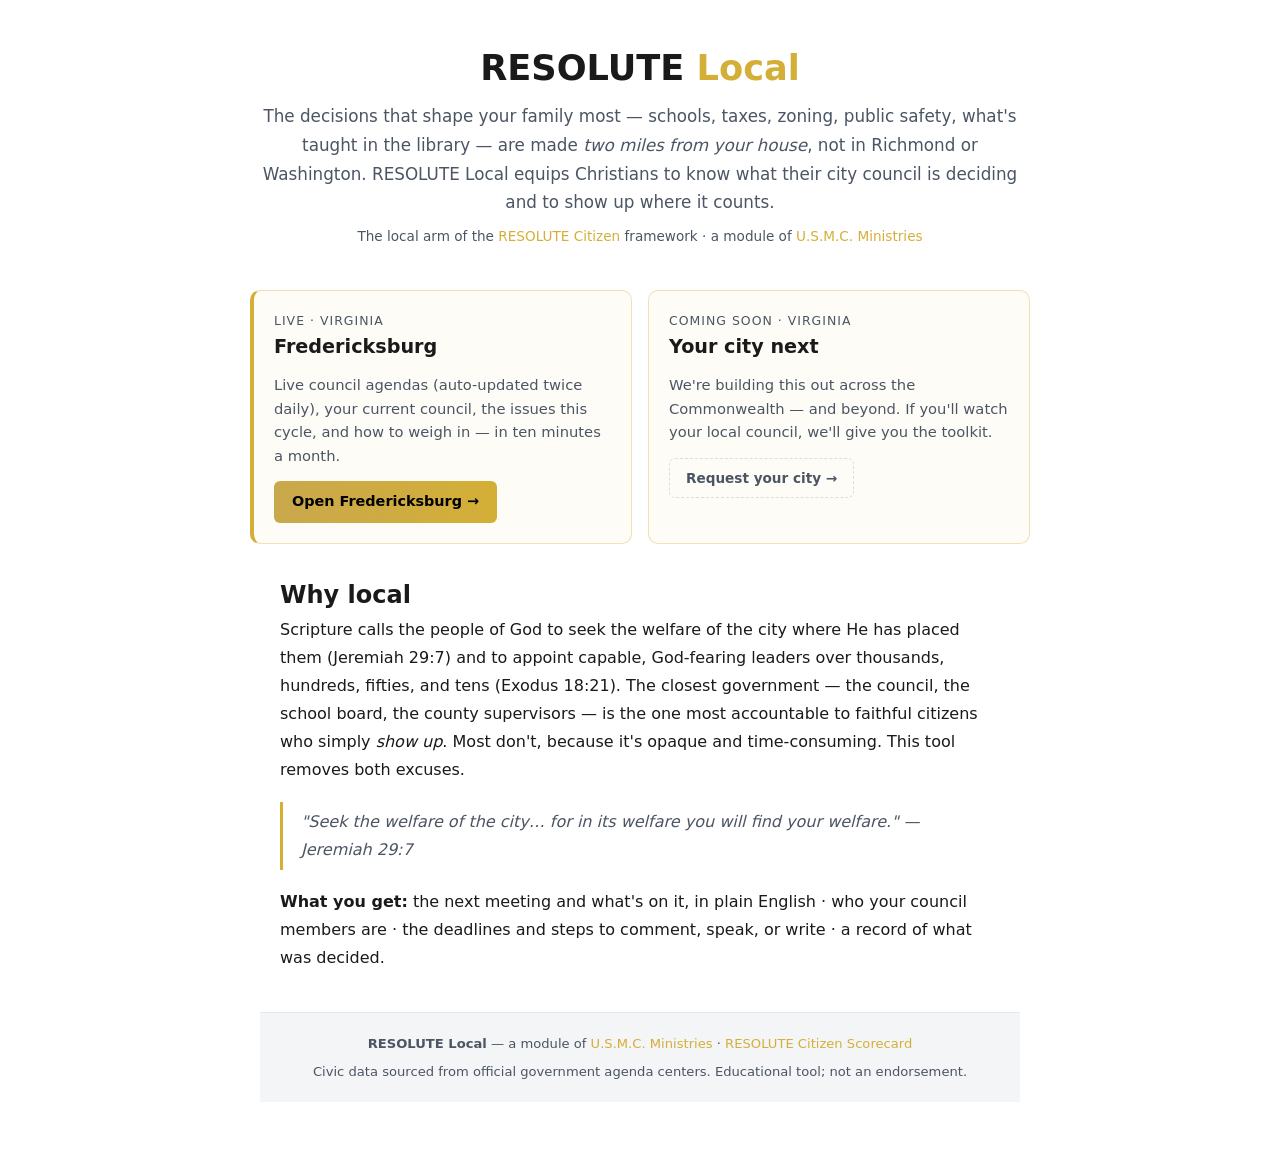
<file: index.html>
<!DOCTYPE html>
<html lang="en">
<head>
  <meta charset="UTF-8">
  <meta name="viewport" content="width=device-width, initial-scale=1.0">
  <title>RESOLUTE Local — Know Your City Council | U.S.M.C. Ministries</title>
  <meta name="description" content="RESOLUTE Local equips Christians to engage local government — city council, school board, county — where the decisions that touch your family most are actually made. Live agendas, plain-English briefs, and the tools to show up.">
  <meta property="og:title" content="RESOLUTE Local — Know Your City Council">
  <meta property="og:description" content="The local arm of the RESOLUTE Citizen framework. Live council agendas, citizen briefs, and activism tools — starting with Fredericksburg, VA.">
  <meta property="og:type" content="website">
  <link rel="stylesheet" href="assets/css/main.min.css">
  <link rel="icon" href="assets/icons/favicon.svg" type="image/svg+xml">
  <style>
    .rl-hero{max-width:820px;margin:0 auto;padding:48px 20px 24px;text-align:center;}
    .rl-hero h1{font-size:2.2rem;line-height:1.15;margin:0 0 14px;}
    .rl-hero .gold{color:#D4AF37;}
    .rl-hero p{font-size:1.05rem;line-height:1.7;color:var(--gray,#8a93a0);}
    .rl-cities{max-width:820px;margin:18px auto;padding:0 20px;display:grid;grid-template-columns:repeat(auto-fit,minmax(260px,1fr));gap:16px;}
    .rl-city{border:1px solid rgba(212,175,55,0.35);border-radius:10px;padding:20px;background:rgba(212,175,55,0.04);}
    .rl-city.live{border-left:4px solid #D4AF37;}
    .rl-city h3{margin:0 0 4px;font-size:1.2rem;}
    .rl-city .meta{font-size:0.78rem;color:var(--gray,#8a93a0);text-transform:uppercase;letter-spacing:1px;}
    .rl-city p{font-size:0.92rem;line-height:1.6;margin:10px 0 14px;color:var(--gray,#8a93a0);}
    .rl-btn{display:inline-block;background:linear-gradient(90deg,#c9a84c,#D4AF37);color:#000;font-weight:700;padding:9px 18px;border-radius:6px;text-decoration:none;font-size:0.9rem;}
    .rl-soon{display:inline-block;color:var(--gray,#8a93a0);font-weight:600;font-size:0.85rem;border:1px dashed rgba(168,176,188,0.4);padding:8px 16px;border-radius:6px;}
    .rl-mission{max-width:760px;margin:30px auto;padding:0 20px;line-height:1.75;}
    .rl-mission blockquote{border-left:3px solid #D4AF37;margin:18px 0;padding:6px 18px;color:var(--gray,#8a93a0);font-style:italic;}
    .rl-foot{max-width:760px;margin:40px auto 60px;padding:20px;text-align:center;font-size:0.82rem;color:var(--gray,#8a93a0);border-top:1px solid rgba(168,176,188,0.2);}
    .rl-foot a{color:#D4AF37;}
  </style>
</head>
<body>
  <header class="rl-hero">
    <h1>RESOLUTE <span class="gold">Local</span></h1>
    <p>The decisions that shape your family most — schools, taxes, zoning, public safety,
    what's taught in the library — are made <em>two miles from your house</em>, not in
    Richmond or Washington. RESOLUTE Local equips Christians to know what their city
    council is deciding and to show up where it counts.</p>
    <p style="font-size:0.85rem;margin-top:8px;">The local arm of the
    <a href="https://usmcmin.com/citizen.html" style="color:#D4AF37;">RESOLUTE Citizen</a>
    framework · a module of <a href="https://usmcmin.org" style="color:#D4AF37;">U.S.M.C. Ministries</a></p>
  </header>

  <main>
    <section class="rl-cities" aria-label="Cities">
      <div class="rl-city live">
        <div class="meta">Live · Virginia</div>
        <h3>Fredericksburg</h3>
        <p>Live council agendas (auto-updated twice daily), your current council, the issues
        this cycle, and how to weigh in — in ten minutes a month.</p>
        <a class="rl-btn" href="city/fredericksburg.html">Open Fredericksburg →</a>
      </div>
      <div class="rl-city">
        <div class="meta">Coming soon · Virginia</div>
        <h3>Your city next</h3>
        <p>We're building this out across the Commonwealth — and beyond. If you'll watch your
        local council, we'll give you the toolkit.</p>
        <a class="rl-soon" href="city/fredericksburg-council-notes.html#request">Request your city →</a>
      </div>
    </section>

    <section class="rl-mission">
      <h2>Why local</h2>
      <p>Scripture calls the people of God to seek the welfare of the city where He has placed
      them (Jeremiah 29:7) and to appoint capable, God-fearing leaders over thousands, hundreds,
      fifties, and tens (Exodus 18:21). The closest government — the council, the school board,
      the county supervisors — is the one most accountable to faithful citizens who simply
      <em>show up</em>. Most don't, because it's opaque and time-consuming. This tool removes both
      excuses.</p>
      <blockquote>"Seek the welfare of the city… for in its welfare you will find your welfare." — Jeremiah 29:7</blockquote>
      <p><strong>What you get:</strong> the next meeting and what's on it, in plain English ·
      who your council members are · the deadlines and steps to comment, speak, or write ·
      a record of what was decided.</p>
    </section>
  </main>

  <footer class="rl-foot">
    <p><strong>RESOLUTE Local</strong> — a module of <a href="https://usmcmin.org">U.S.M.C. Ministries</a> ·
    <a href="https://usmcmin.com/citizen.html">RESOLUTE Citizen Scorecard</a></p>
    <p style="margin-top:6px;">Civic data sourced from official government agenda centers. Educational tool; not an endorsement.</p>
  </footer>
</body>
</html>
</file>
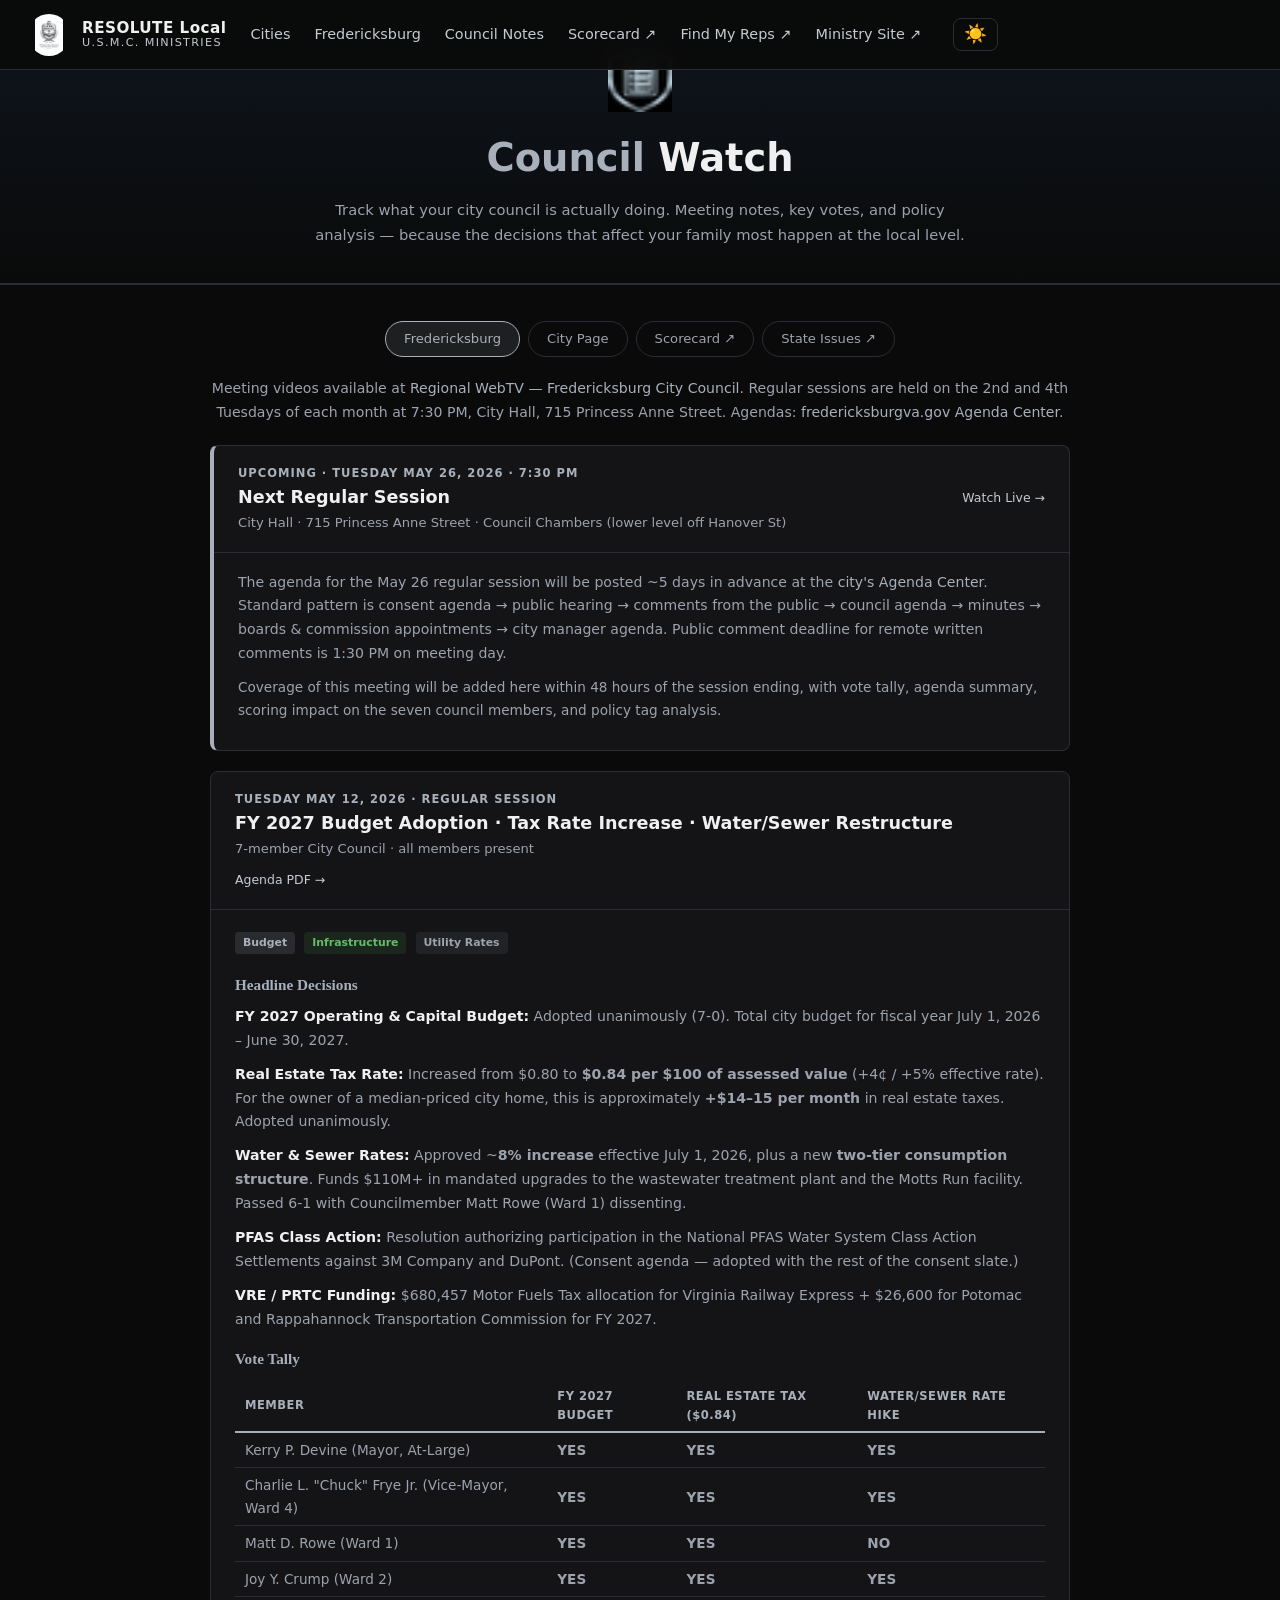
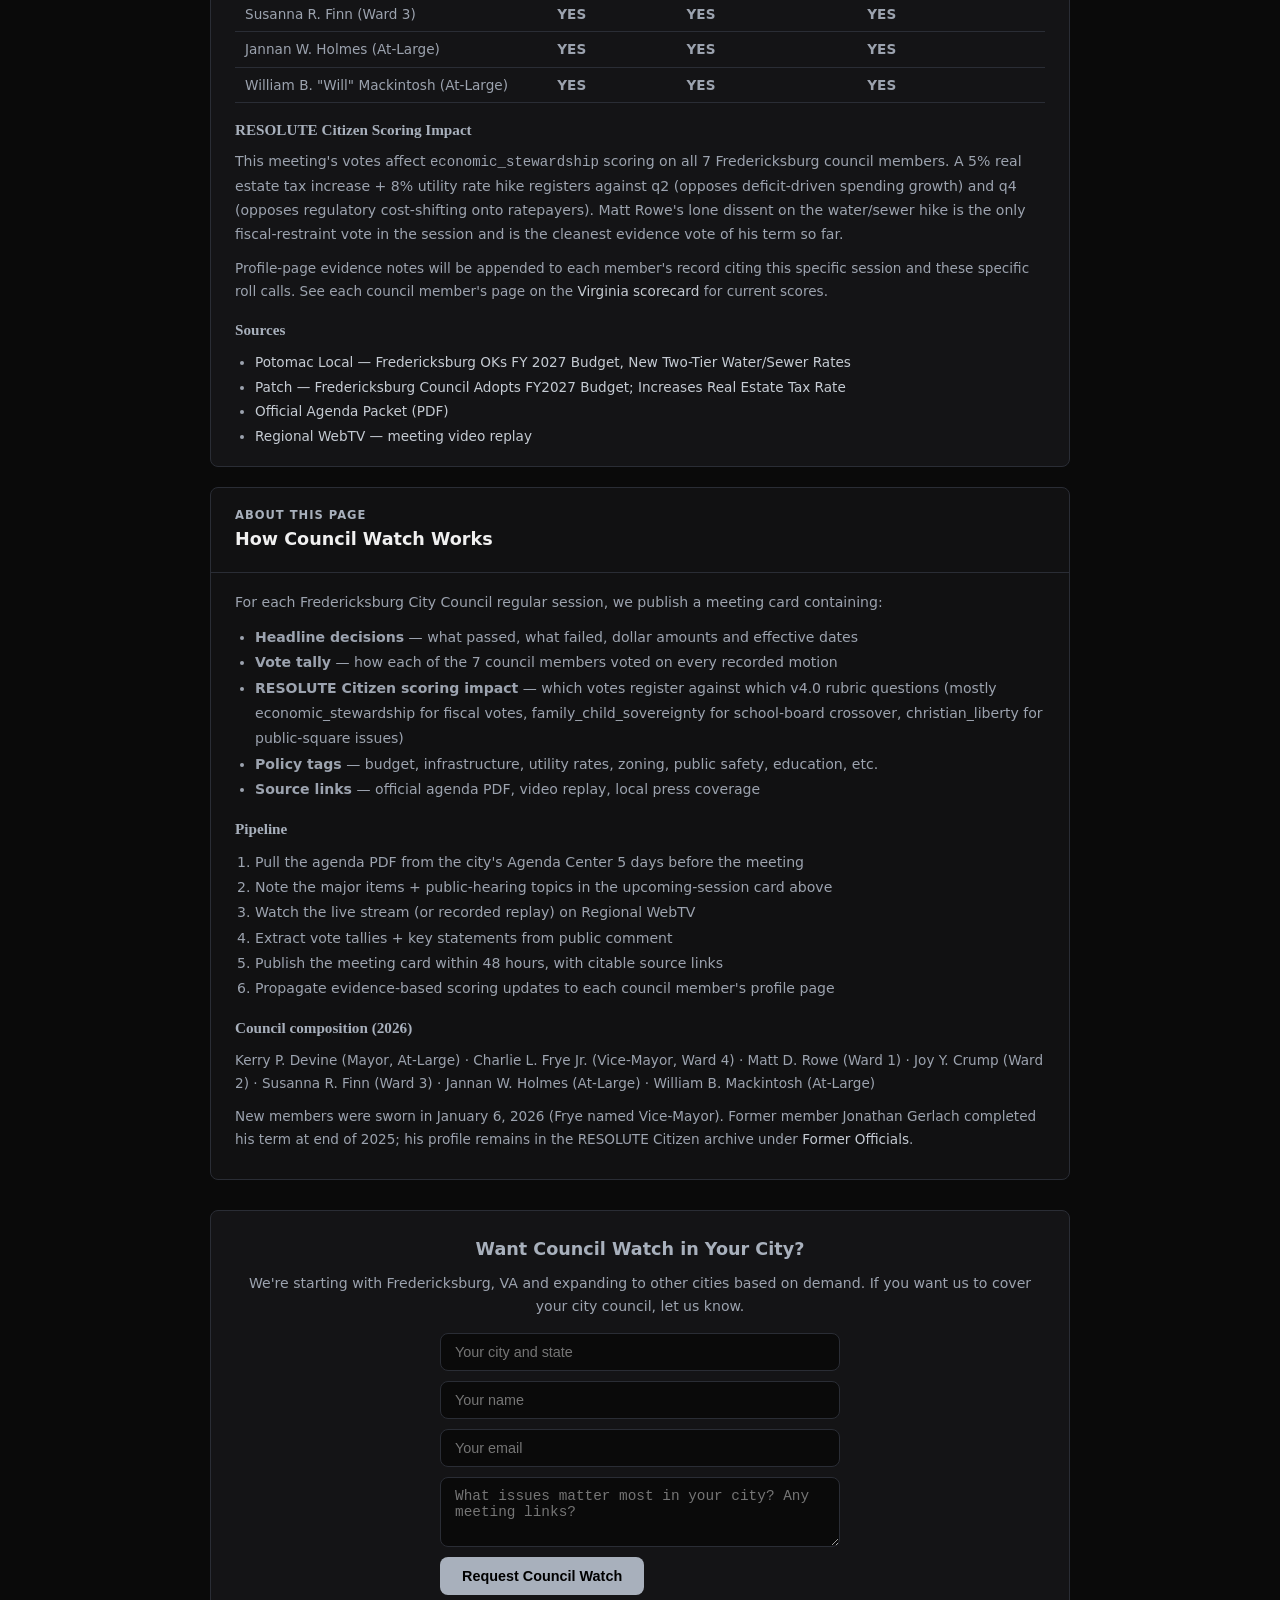
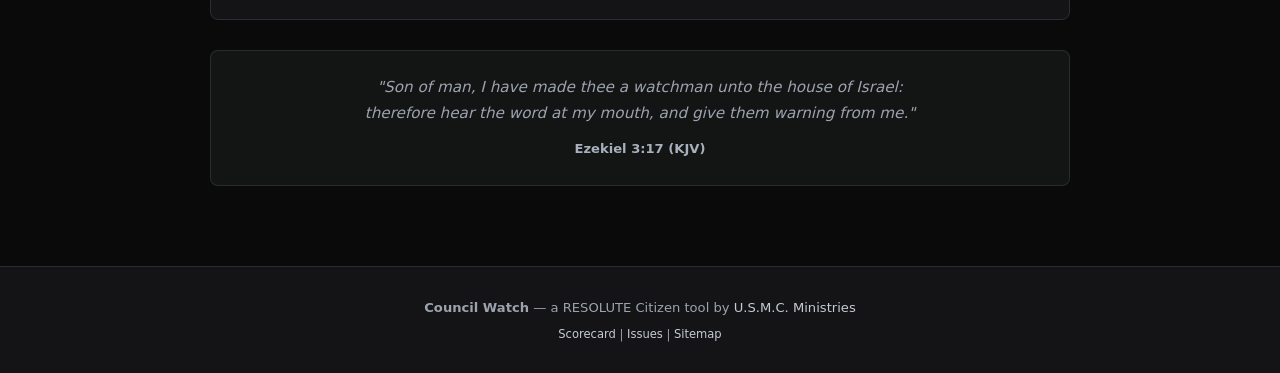
<file: city/fredericksburg-council-notes.html>
<!DOCTYPE html>
<html lang="en">
<head>
  <meta charset="UTF-8">
  <meta name="viewport" content="width=device-width, initial-scale=1.0">
  <link rel="canonical" href="https://adamljohns.github.io/resolute-local/city/fredericksburg-council-notes.html">
  <title>Fredericksburg Council Notes — RESOLUTE Local | U.S.M.C. Ministries</title>
  <meta name="description" content="City council meeting notes, votes, and policy analysis. Track what your local officials are doing in real-time. Fredericksburg, VA and expanding nationwide.">
  <meta property="og:image" content="https://usmcmin.com/assets/og/og-brain.jpg">
  <meta property="og:image:width" content="1200">
  <meta property="og:image:height" content="630">
  <meta name="twitter:card" content="summary_large_image">
  <meta name="twitter:image" content="https://usmcmin.com/assets/og/og-brain.jpg">
  <link rel="stylesheet" href="../assets/css/main.min.css">
  <link rel="icon" href="../assets/icons/favicon.svg" type="image/svg+xml">
  <style>
    .notes-container { max-width: 900px; margin: 0 auto; padding: 20px; }

    .notes-hero {
      text-align: center;
      padding: 48px 20px 36px;
      border-bottom: 2px solid var(--border);
      background: linear-gradient(180deg, rgba(30,58,95,0.08) 0%, transparent 100%);
    }
    [data-theme="dark"] .notes-hero {
      background: linear-gradient(180deg, rgba(30,58,95,0.25) 0%, transparent 100%);
    }
    .notes-hero h1 { font-size: clamp(1.6rem, 4vw, 2.4rem); color: var(--white); margin-bottom: 8px; font-weight: 800; }
    .notes-hero h1 .gold { color: var(--accent); }
    .notes-hero .subtitle { color: var(--gray); font-size: 0.92rem; max-width: 650px; margin: 0 auto; line-height: 1.7; }

    .notes-nav { display: flex; justify-content: center; gap: 8px; margin: 16px 0; flex-wrap: wrap; }
    .notes-nav a { color: var(--gray); text-decoration: none; font-size: 0.82rem; padding: 6px 18px; border-radius: 20px; border: 1px solid var(--border); transition: all 0.2s; }
    .notes-nav a:hover { border-color: var(--accent); color: var(--accent); }
    .notes-nav a.active { background: var(--accent-dim); border-color: var(--accent); color: var(--accent); }

    .meeting-card {
      background: var(--bg-card); border: 1px solid var(--border);
      border-radius: var(--radius); margin-bottom: 20px; overflow: hidden;
    }
    .meeting-header {
      padding: 18px 24px; border-bottom: 1px solid var(--border);
      display: flex; justify-content: space-between; align-items: center; flex-wrap: wrap; gap: 10px;
    }
    .meeting-date { font-size: 0.72rem; color: var(--accent); font-weight: 700; text-transform: uppercase; letter-spacing: 1px; }
    .meeting-city { font-size: 0.82rem; color: var(--gray); }
    .meeting-title { font-size: 1.1rem; color: var(--white); font-weight: 700; margin: 0; }
    .meeting-video { font-size: 0.78rem; color: var(--accent); text-decoration: none; }
    .meeting-video:hover { text-decoration: underline; }

    .meeting-body { padding: 18px 24px; }
    .meeting-body h3 { color: var(--accent); font-size: 0.95rem; margin: 14px 0 8px; font-family: var(--font-main); }
    .meeting-body p { color: var(--gray); font-size: 0.88rem; line-height: 1.7; margin-bottom: 10px; }

    .vote-table { width: 100%; border-collapse: collapse; margin: 10px 0; font-size: 0.85rem; }
    .vote-table th { text-align: left; padding: 6px 10px; color: var(--accent); font-size: 0.72rem; text-transform: uppercase; letter-spacing: 0.5px; border-bottom: 2px solid var(--accent); }
    .vote-table td { padding: 6px 10px; border-bottom: 1px solid var(--border); color: var(--gray); }
    .vote-yes { color: #4CAF50; font-weight: 700; }
    .vote-no { color: #f44336; font-weight: 700; }
    .vote-absent { color: #666; font-style: italic; }

    .policy-tag { display: inline-block; font-size: 0.68rem; font-weight: 600; padding: 2px 8px; border-radius: 4px; margin-right: 4px; margin-bottom: 4px; }
    .tag-budget { background: rgba(168,176,188,0.15); color: var(--accent); }
    .tag-zoning { background: rgba(107,114,128,0.15); color: #9ca3af; }
    .tag-guns { background: rgba(220,38,38,0.15); color: #ef4444; }
    .tag-equity { background: rgba(168,85,247,0.15); color: #a855f7; }
    .tag-environment { background: rgba(76,175,80,0.12); color: #66bb6a; }

    .submit-section {
      padding: 24px; background: var(--bg-card); border: 1px solid var(--border);
      border-radius: var(--radius); margin: 30px 0; text-align: center;
    }
    .submit-section h2 { color: var(--accent); font-size: 1.1rem; margin-bottom: 8px; }
    .submit-section p { color: var(--gray); font-size: 0.88rem; margin-bottom: 16px; line-height: 1.6; }

    footer { text-align: center; padding: 30px 20px; color: var(--gray); font-size: 0.82rem; border-top: 1px solid var(--border); margin-top: 40px; }
    footer a { color: var(--accent); text-decoration: none; }
  </style>
</head>
<body>

<a href="#main" class="skip-link">Skip to content</a>

<nav>
  <a href="../" class="nav-brand" style="text-decoration:none">
    <img src="../assets/img/logo.png" alt="U.S.M.C. Ministries" style="object-fit:contain">
    <div class="nav-brand-text">
      <div class="name">RESOLUTE Local</div>
      <div class="tag">U.S.M.C. Ministries</div>
    </div>
  </a>
  <ul class="nav-links">
    <li><a href="../">Cities</a></li>
    <li><a href="fredericksburg.html">Fredericksburg</a></li>
    <li><a href="fredericksburg-council-notes.html" class="active">Council Notes</a></li>
    <li><a href="https://usmcmin.com/citizen.html" target="_blank" rel="noopener">Scorecard &#x2197;</a></li>
    <li><a href="https://usmcmin.com/find-my-reps.html" target="_blank" rel="noopener">Find My Reps &#x2197;</a></li>
    <li><a href="https://usmcmin.org" target="_blank" rel="noopener">Ministry Site &#x2197;</a></li>
  </ul>
  <button class="theme-toggle" id="themeToggle" aria-label="Toggle theme" title="Switch light/dark mode">&#127769;</button>
  <button class="nav-toggle" aria-label="Menu"><span></span><span></span><span></span></button>
</nav>

<div class="notes-hero">
  <img src="../assets/icons/shield-checklist-24.png" alt="" width="64" height="64" style="display:block;margin:0 auto 14px;opacity:0.9;">
  <h1><span class="gold">Council</span> Watch</h1>
  <p class="subtitle">Track what your city council is actually doing. Meeting notes, key votes, and policy analysis — because the decisions that affect your family most happen at the local level.</p>
</div>

<div class="notes-container">

  <div class="notes-nav">
    <a href="fredericksburg-council-notes.html" class="active">Fredericksburg</a>
    <a href="fredericksburg.html">City Page</a>
    <a href="https://usmcmin.com/citizen.html" target="_blank" rel="noopener">Scorecard &#x2197;</a>
    <a href="https://usmcmin.com/citizen-issues.html" target="_blank" rel="noopener">State Issues &#x2197;</a>
  </div>

  <p style="text-align:center;color:var(--gray);font-size:0.88rem;margin:20px 0;line-height:1.7;">
    Meeting videos available at <a href="https://www.regionalwebtv.com/fredcc" target="_blank" style="color:var(--accent);">Regional WebTV &mdash; Fredericksburg City Council</a>.
    Regular sessions are held on the 2nd and 4th Tuesdays of each month at 7:30 PM, City Hall, 715 Princess Anne Street.
    Agendas: <a href="https://www.fredericksburgva.gov/AgendaCenter/City-Council-1" target="_blank" style="color:var(--accent);">fredericksburgva.gov Agenda Center</a>.
  </p>

  <!-- NEXT MEETING PREVIEW -->
  <div class="meeting-card" style="border-left:4px solid var(--accent);">
    <div class="meeting-header">
      <div>
        <div class="meeting-date">Upcoming · Tuesday May 26, 2026 · 7:30 PM</div>
        <h2 class="meeting-title">Next Regular Session</h2>
        <div class="meeting-city">City Hall · 715 Princess Anne Street · Council Chambers (lower level off Hanover St)</div>
      </div>
      <a href="https://www.regionalwebtv.com/fredcc" target="_blank" class="meeting-video">Watch Live →</a>
    </div>
    <div class="meeting-body">
      <p>The agenda for the May 26 regular session will be posted ~5 days in advance at the
        <a href="https://www.fredericksburgva.gov/AgendaCenter/City-Council-1" target="_blank" style="color:var(--accent);">city's Agenda Center</a>.
        Standard pattern is consent agenda → public hearing → comments from the public → council agenda → minutes →
        boards & commission appointments → city manager agenda. Public comment deadline for remote written comments
        is 1:30 PM on meeting day.</p>
      <p style="font-size:0.85rem;">Coverage of this meeting will be added here within 48 hours of the session ending, with vote tally, agenda summary, scoring impact on the seven council members, and policy tag analysis.</p>
    </div>
  </div>

  <!-- MEETING: May 12, 2026 REGULAR SESSION -->
  <div class="meeting-card">
    <div class="meeting-header">
      <div>
        <div class="meeting-date">Tuesday May 12, 2026 · Regular Session</div>
        <h2 class="meeting-title">FY 2027 Budget Adoption · Tax Rate Increase · Water/Sewer Restructure</h2>
        <div class="meeting-city">7-member City Council · all members present</div>
      </div>
      <a href="https://www.fredericksburgva.gov/AgendaCenter/ViewFile/Agenda/_05122026-2160" target="_blank" class="meeting-video">Agenda PDF →</a>
    </div>
    <div class="meeting-body">
      <div style="margin-bottom:14px;">
        <span class="policy-tag tag-budget">Budget</span>
        <span class="policy-tag tag-environment">Infrastructure</span>
        <span class="policy-tag tag-zoning">Utility Rates</span>
      </div>

      <h3>Headline Decisions</h3>
      <p><strong style="color:var(--white);">FY 2027 Operating &amp; Capital Budget:</strong> Adopted unanimously (7-0). Total city budget for fiscal year July 1, 2026 – June 30, 2027.</p>
      <p><strong style="color:var(--white);">Real Estate Tax Rate:</strong> Increased from $0.80 to <strong>$0.84 per $100 of assessed value</strong> (+4¢ / +5% effective rate). For the owner of a median-priced city home, this is approximately <strong>+$14–15 per month</strong> in real estate taxes. Adopted unanimously.</p>
      <p><strong style="color:var(--white);">Water &amp; Sewer Rates:</strong> Approved ~<strong>8% increase</strong> effective July 1, 2026, plus a new <strong>two-tier consumption structure</strong>. Funds $110M+ in mandated upgrades to the wastewater treatment plant and the Motts Run facility. Passed 6-1 with Councilmember Matt Rowe (Ward 1) dissenting.</p>
      <p><strong style="color:var(--white);">PFAS Class Action:</strong> Resolution authorizing participation in the National PFAS Water System Class Action Settlements against 3M Company and DuPont. (Consent agenda — adopted with the rest of the consent slate.)</p>
      <p><strong style="color:var(--white);">VRE / PRTC Funding:</strong> $680,457 Motor Fuels Tax allocation for Virginia Railway Express + $26,600 for Potomac and Rappahannock Transportation Commission for FY 2027.</p>

      <h3>Vote Tally</h3>
      <table class="vote-table">
        <thead>
          <tr>
            <th>Member</th>
            <th>FY 2027 Budget</th>
            <th>Real Estate Tax ($0.84)</th>
            <th>Water/Sewer Rate Hike</th>
          </tr>
        </thead>
        <tbody>
          <tr><td>Kerry P. Devine (Mayor, At-Large)</td><td class="vote-yes">YES</td><td class="vote-yes">YES</td><td class="vote-yes">YES</td></tr>
          <tr><td>Charlie L. "Chuck" Frye Jr. (Vice-Mayor, Ward 4)</td><td class="vote-yes">YES</td><td class="vote-yes">YES</td><td class="vote-yes">YES</td></tr>
          <tr><td>Matt D. Rowe (Ward 1)</td><td class="vote-yes">YES</td><td class="vote-yes">YES</td><td class="vote-no">NO</td></tr>
          <tr><td>Joy Y. Crump (Ward 2)</td><td class="vote-yes">YES</td><td class="vote-yes">YES</td><td class="vote-yes">YES</td></tr>
          <tr><td>Susanna R. Finn (Ward 3)</td><td class="vote-yes">YES</td><td class="vote-yes">YES</td><td class="vote-yes">YES</td></tr>
          <tr><td>Jannan W. Holmes (At-Large)</td><td class="vote-yes">YES</td><td class="vote-yes">YES</td><td class="vote-yes">YES</td></tr>
          <tr><td>William B. "Will" Mackintosh (At-Large)</td><td class="vote-yes">YES</td><td class="vote-yes">YES</td><td class="vote-yes">YES</td></tr>
        </tbody>
      </table>

      <h3>RESOLUTE Citizen Scoring Impact</h3>
      <p>This meeting's votes affect <code>economic_stewardship</code> scoring on all 7 Fredericksburg council members. A 5% real estate tax increase + 8% utility rate hike registers against q2 (opposes deficit-driven spending growth) and q4 (opposes regulatory cost-shifting onto ratepayers). Matt Rowe's lone dissent on the water/sewer hike is the only fiscal-restraint vote in the session and is the cleanest evidence vote of his term so far.</p>
      <p style="font-size:0.85rem;">Profile-page evidence notes will be appended to each member's record citing this specific session and these specific roll calls. See each council member's page on the <a href="https://usmcmin.com/citizen.html?state=VA">Virginia scorecard</a> for current scores.</p>

      <h3>Sources</h3>
      <ul style="color:var(--gray);font-size:0.85rem;line-height:1.8;margin-left:20px;">
        <li><a href="https://www.potomaclocal.com/2026/05/15/fredericksburg-oks-fy-2027-budget-new-two-tier-water-sewer-rates-to-fund-infrastructure/" target="_blank">Potomac Local — Fredericksburg OKs FY 2027 Budget, New Two-Tier Water/Sewer Rates</a></li>
        <li><a href="https://patch.com/virginia/fredericksburg/fredericksburg-council-adopts-fy2027-budget-increases-real-estate-tax-rate" target="_blank">Patch — Fredericksburg Council Adopts FY2027 Budget; Increases Real Estate Tax Rate</a></li>
        <li><a href="https://www.fredericksburgva.gov/AgendaCenter/ViewFile/Agenda/_05122026-2160?packet=true" target="_blank">Official Agenda Packet (PDF)</a></li>
        <li><a href="https://www.regionalwebtv.com/fredcc" target="_blank">Regional WebTV — meeting video replay</a></li>
      </ul>
    </div>
  </div>

  <!-- HOW THIS PAGE WORKS -->
  <div class="meeting-card" style="background:rgba(168,176,188,0.04);">
    <div class="meeting-header">
      <div>
        <div class="meeting-date">About this page</div>
        <h2 class="meeting-title">How Council Watch Works</h2>
      </div>
    </div>
    <div class="meeting-body">
      <p>For each Fredericksburg City Council regular session, we publish a meeting card containing:</p>
      <ul style="color:var(--gray);font-size:0.88rem;line-height:1.8;margin-left:20px;">
        <li><strong>Headline decisions</strong> — what passed, what failed, dollar amounts and effective dates</li>
        <li><strong>Vote tally</strong> — how each of the 7 council members voted on every recorded motion</li>
        <li><strong>RESOLUTE Citizen scoring impact</strong> — which votes register against which v4.0 rubric questions (mostly economic_stewardship for fiscal votes, family_child_sovereignty for school-board crossover, christian_liberty for public-square issues)</li>
        <li><strong>Policy tags</strong> — budget, infrastructure, utility rates, zoning, public safety, education, etc.</li>
        <li><strong>Source links</strong> — official agenda PDF, video replay, local press coverage</li>
      </ul>

      <h3>Pipeline</h3>
      <ol style="color:var(--gray);font-size:0.88rem;line-height:1.8;margin-left:20px;">
        <li>Pull the agenda PDF from the city's Agenda Center 5 days before the meeting</li>
        <li>Note the major items + public-hearing topics in the upcoming-session card above</li>
        <li>Watch the live stream (or recorded replay) on Regional WebTV</li>
        <li>Extract vote tallies + key statements from public comment</li>
        <li>Publish the meeting card within 48 hours, with citable source links</li>
        <li>Propagate evidence-based scoring updates to each council member's profile page</li>
      </ol>

      <h3>Council composition (2026)</h3>
      <p style="font-size:0.85rem;color:var(--gray);">
        Kerry P. Devine (Mayor, At-Large) ·
        Charlie L. Frye Jr. (Vice-Mayor, Ward 4) ·
        Matt D. Rowe (Ward 1) ·
        Joy Y. Crump (Ward 2) ·
        Susanna R. Finn (Ward 3) ·
        Jannan W. Holmes (At-Large) ·
        William B. Mackintosh (At-Large)
      </p>
      <p style="font-size:0.85rem;color:var(--gray);">
        New members were sworn in January 6, 2026 (Frye named Vice-Mayor). Former member Jonathan Gerlach completed his term at end of 2025; his profile remains in the RESOLUTE Citizen archive under <a href="https://usmcmin.com/citizen-formers.html">Former Officials</a>.
      </p>
    </div>
  </div>

  <!-- Submit Section -->
  <div class="submit-section">
    <h2>Want Council Watch in Your City?</h2>
    <p>We're starting with Fredericksburg, VA and expanding to other cities based on demand. If you want us to cover your city council, let us know.</p>
    <form id="councilWatchForm" style="display:flex;flex-direction:column;gap:10px;max-width:400px;margin:0 auto;">
      <input type="text" name="city" placeholder="Your city and state" required style="padding:10px 14px;background:var(--bg-dark,#0A0A0A);border:1px solid var(--border);border-radius:8px;color:var(--white);font-size:0.9rem;">
      <input type="text" name="submitter_name" placeholder="Your name" required style="padding:10px 14px;background:var(--bg-dark,#0A0A0A);border:1px solid var(--border);border-radius:8px;color:var(--white);font-size:0.9rem;">
      <input type="email" name="submitter_email" placeholder="Your email" required style="padding:10px 14px;background:var(--bg-dark,#0A0A0A);border:1px solid var(--border);border-radius:8px;color:var(--white);font-size:0.9rem;">
      <textarea name="notes" rows="3" placeholder="What issues matter most in your city? Any meeting links?" style="padding:10px 14px;background:var(--bg-dark,#0A0A0A);border:1px solid var(--border);border-radius:8px;color:var(--white);font-size:0.9rem;resize:vertical;"></textarea>
      <button type="submit" style="background:linear-gradient(90deg,var(--accent),var(--accent));color:#000;font-weight:700;font-size:0.9rem;padding:11px 22px;border-radius:8px;border:none;cursor:pointer;align-self:flex-start;">Request Council Watch</button>
    </form>
    <div id="councilWatchSuccess" style="display:none;padding:14px;background:rgba(76,175,80,.15);border:1px solid #4CAF50;border-radius:8px;color:#7edd80;margin-top:12px;font-size:0.88rem;">Thank you! We'll prioritize cities based on demand.</div>
  </div>
  <script>
  document.getElementById('councilWatchForm').addEventListener('submit',function(e){
    e.preventDefault();
    var fd=new FormData(this);
    fd.append('_subject','Council Watch Request: ' + fd.get('city'));
    fd.append('_template','table');
    fd.append('_captcha','false');
    fetch('https://formsubmit.co/ajax/usmcministries2022@gmail.com',{method:'POST',body:fd})
    .then(function(res){
      if(!res.ok) throw new Error('Server error');
      document.getElementById('councilWatchForm').style.display='none';
      document.getElementById('councilWatchSuccess').style.display='block';
    })
    .catch(function(){
      alert('Failed to submit. Please check your connection and try again.');
    });
  });
  </script>

  <div style="text-align:center;padding:24px;margin:20px 0;background:rgba(168,176,188,0.06);border:1px solid rgba(168,176,188,0.15);border-radius:var(--radius);">
    <blockquote style="font-style:italic;color:var(--gray);font-size:0.95rem;line-height:1.7;max-width:600px;margin:0 auto 8px;">"Son of man, I have made thee a watchman unto the house of Israel: therefore hear the word at my mouth, and give them warning from me."</blockquote>
    <cite style="color:var(--accent);font-size:0.82rem;font-style:normal;font-weight:600;">Ezekiel 3:17 (KJV)</cite>
  </div>
</div>

<footer>
  <p><strong>Council Watch</strong> — a RESOLUTE Citizen tool by <a href="https://usmcmin.org">U.S.M.C. Ministries</a></p>
  <p style="margin-top:6px;font-size:0.72rem;"><a href="https://usmcmin.com/citizen.html">Scorecard</a> | <a href="https://usmcmin.com/citizen-issues.html">Issues</a> | <a href="https://usmcmin.com/sitemap.html" target="_blank" rel="noopener">Sitemap</a></p>
</footer>



<script data-goatcounter="https://usmcmin.goatcounter.com/count" async src="//gc.zgo.at/count.js"></script>
<script src="../assets/js/main.js" defer></script>
</body>
</html>
</file>
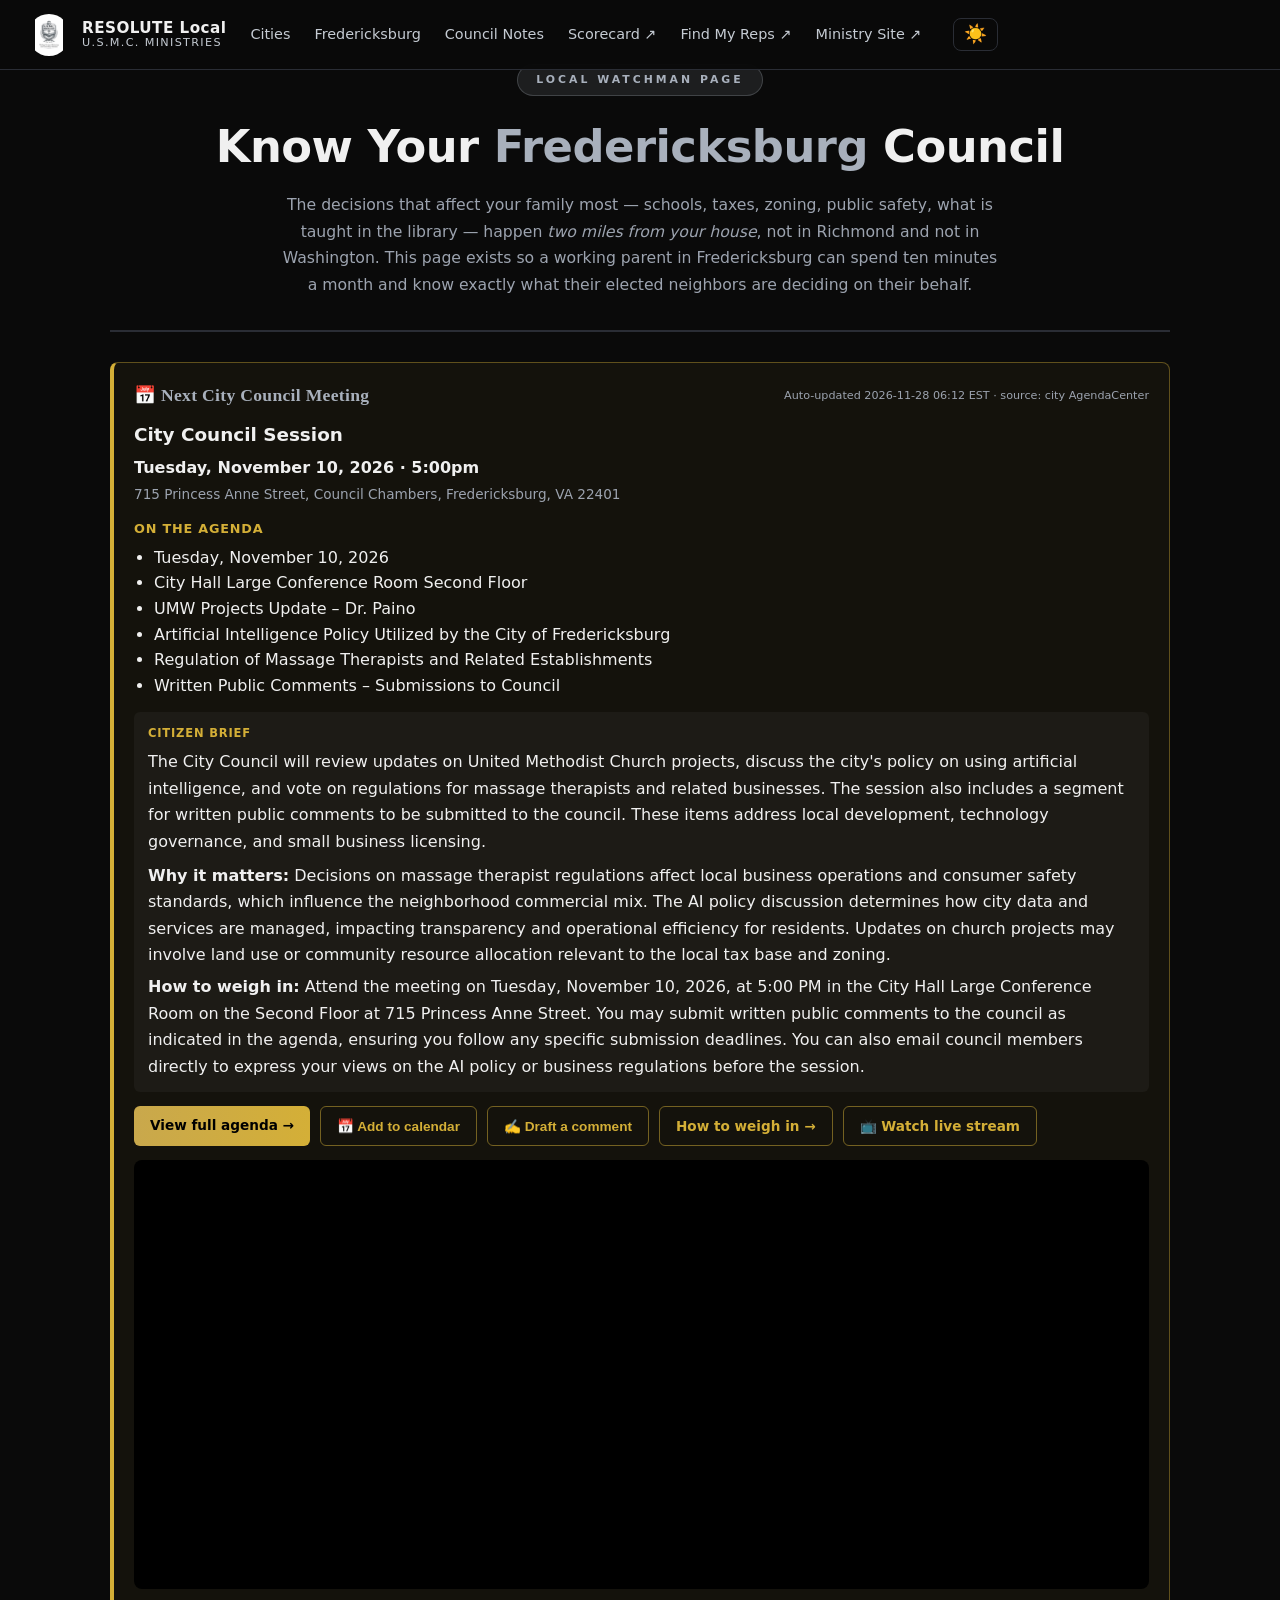
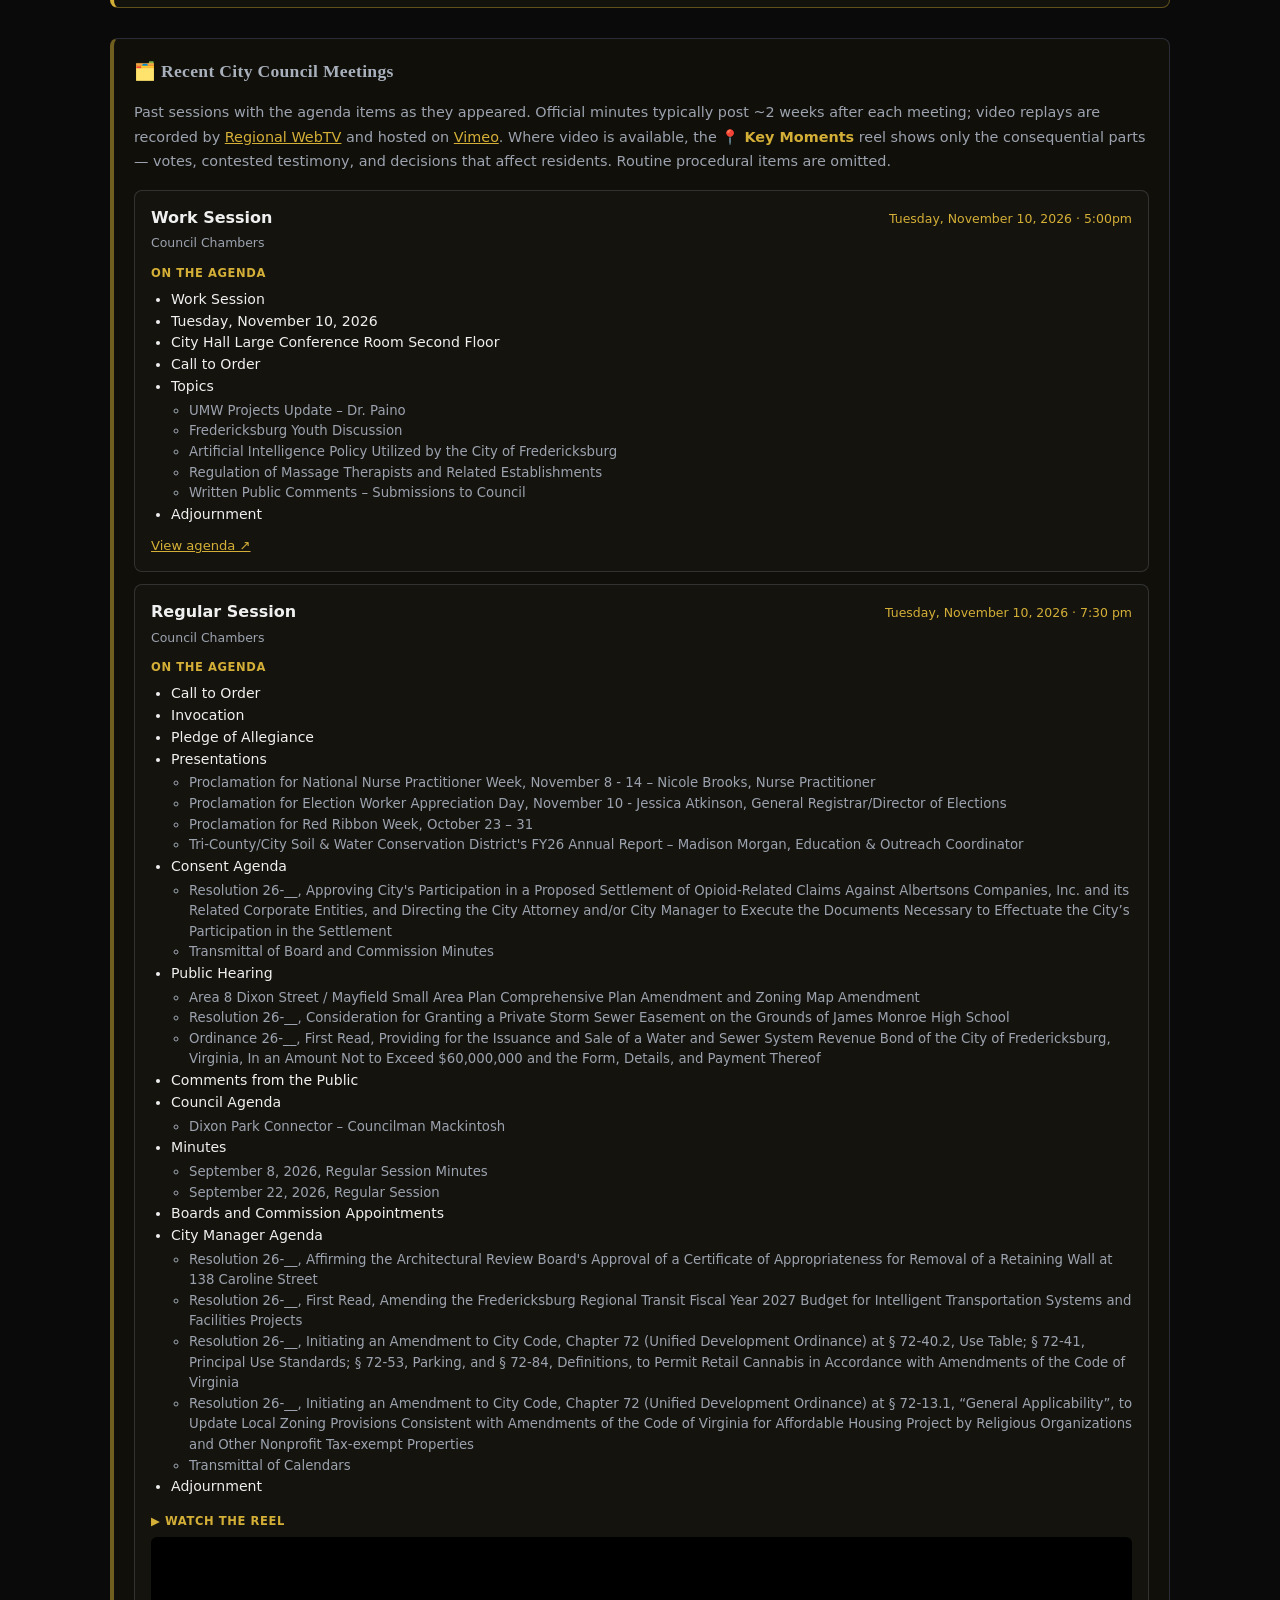
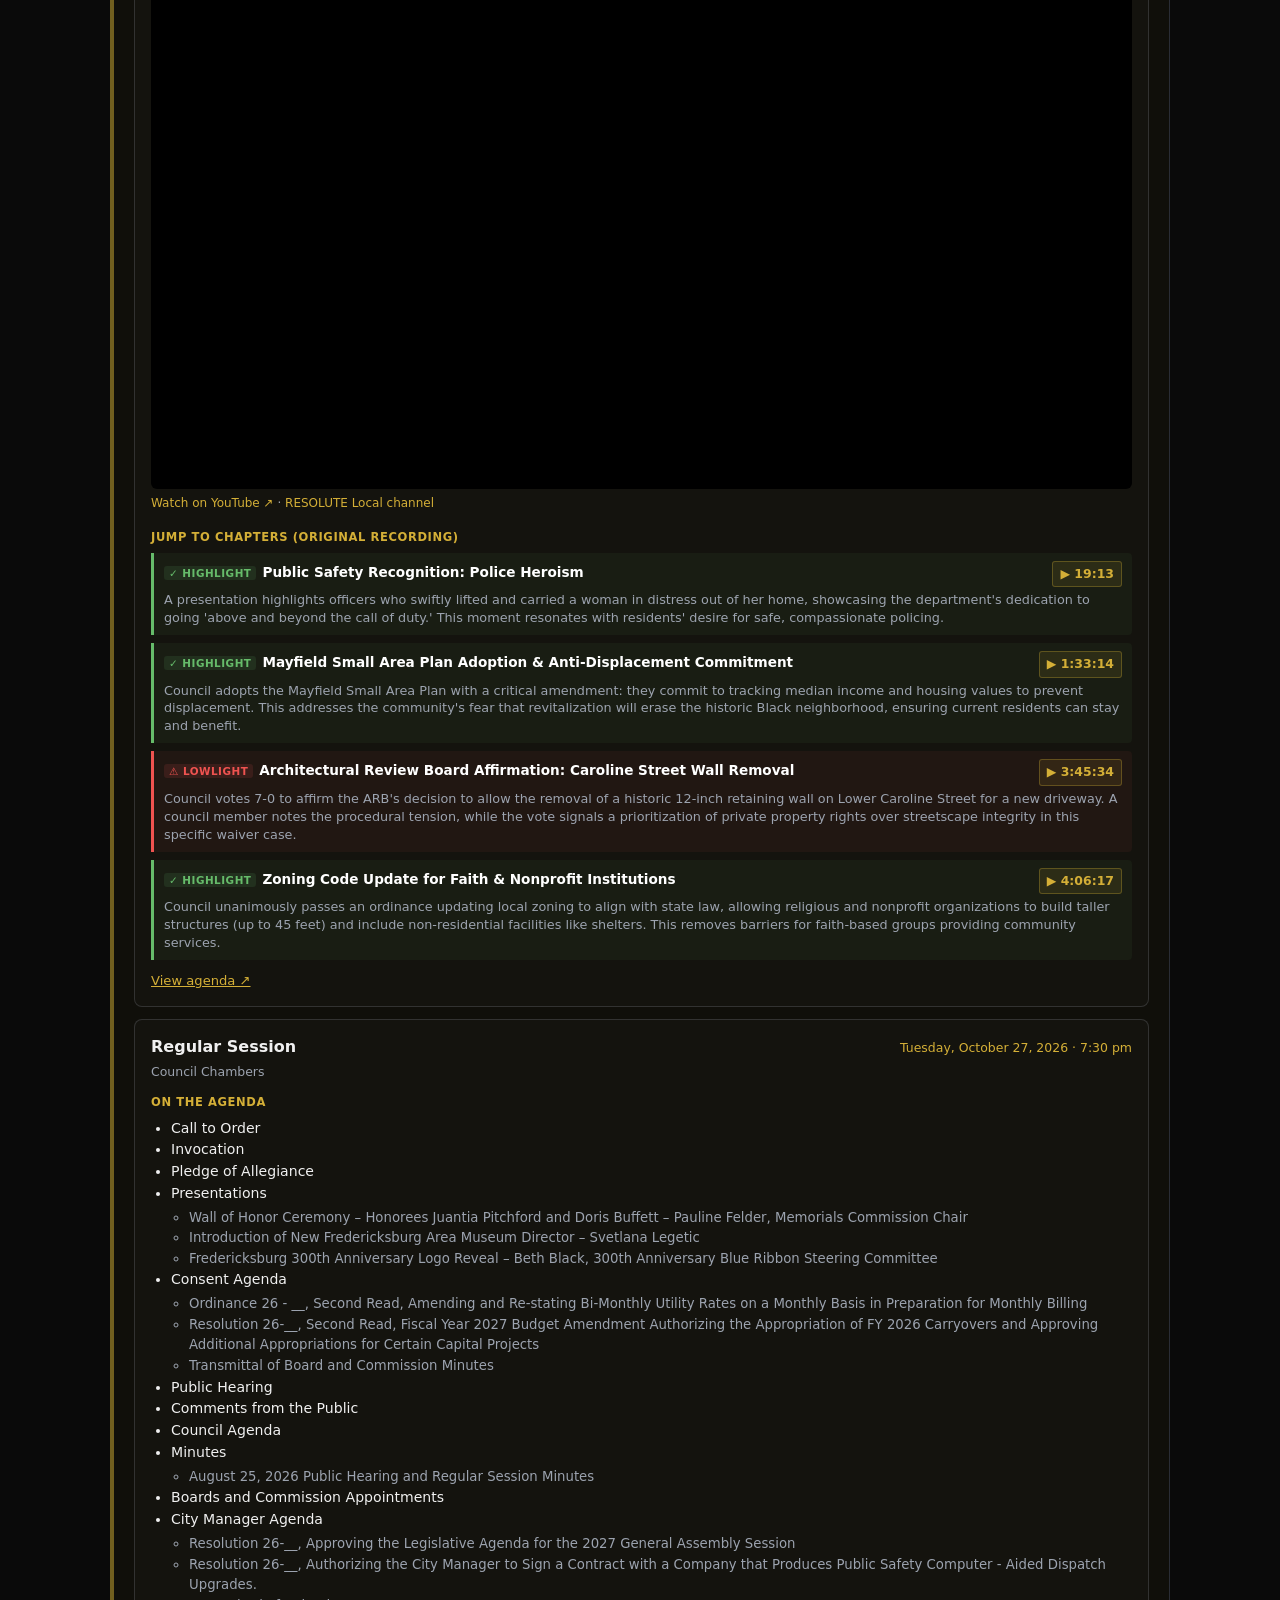
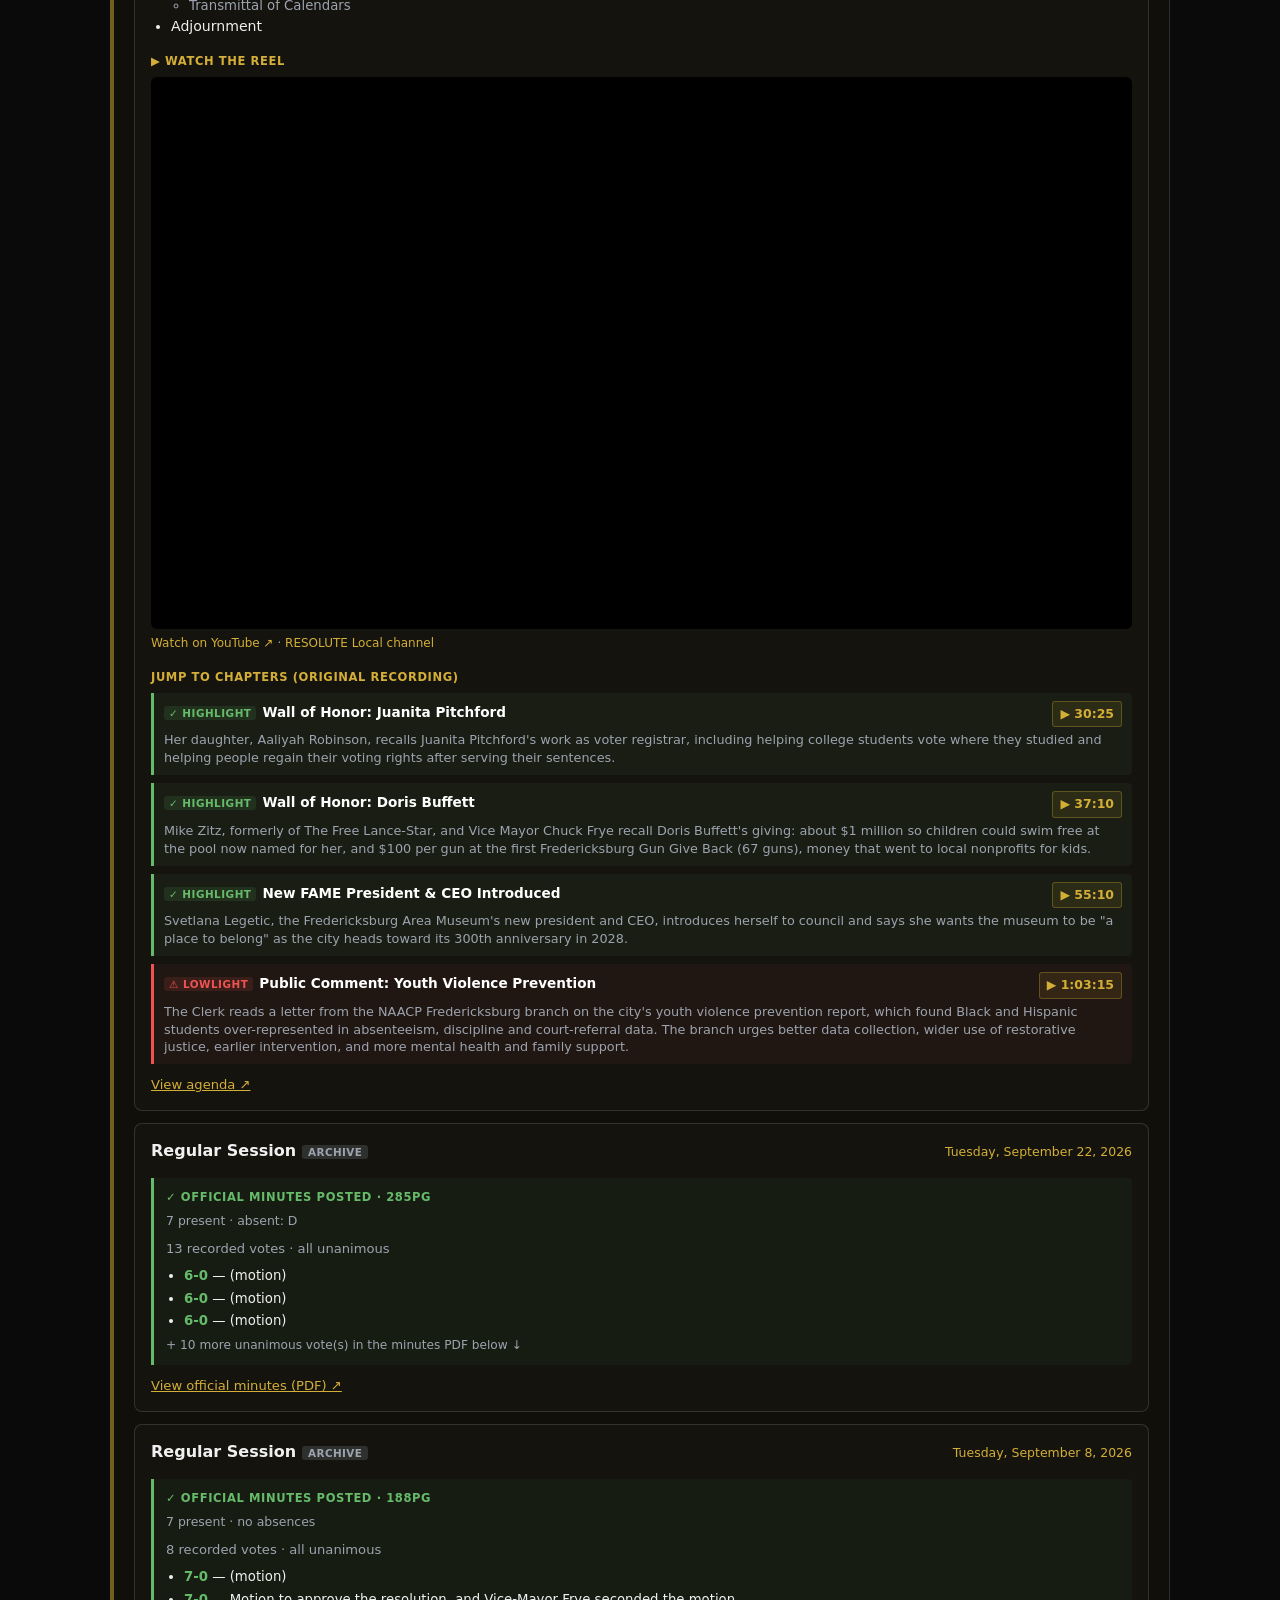
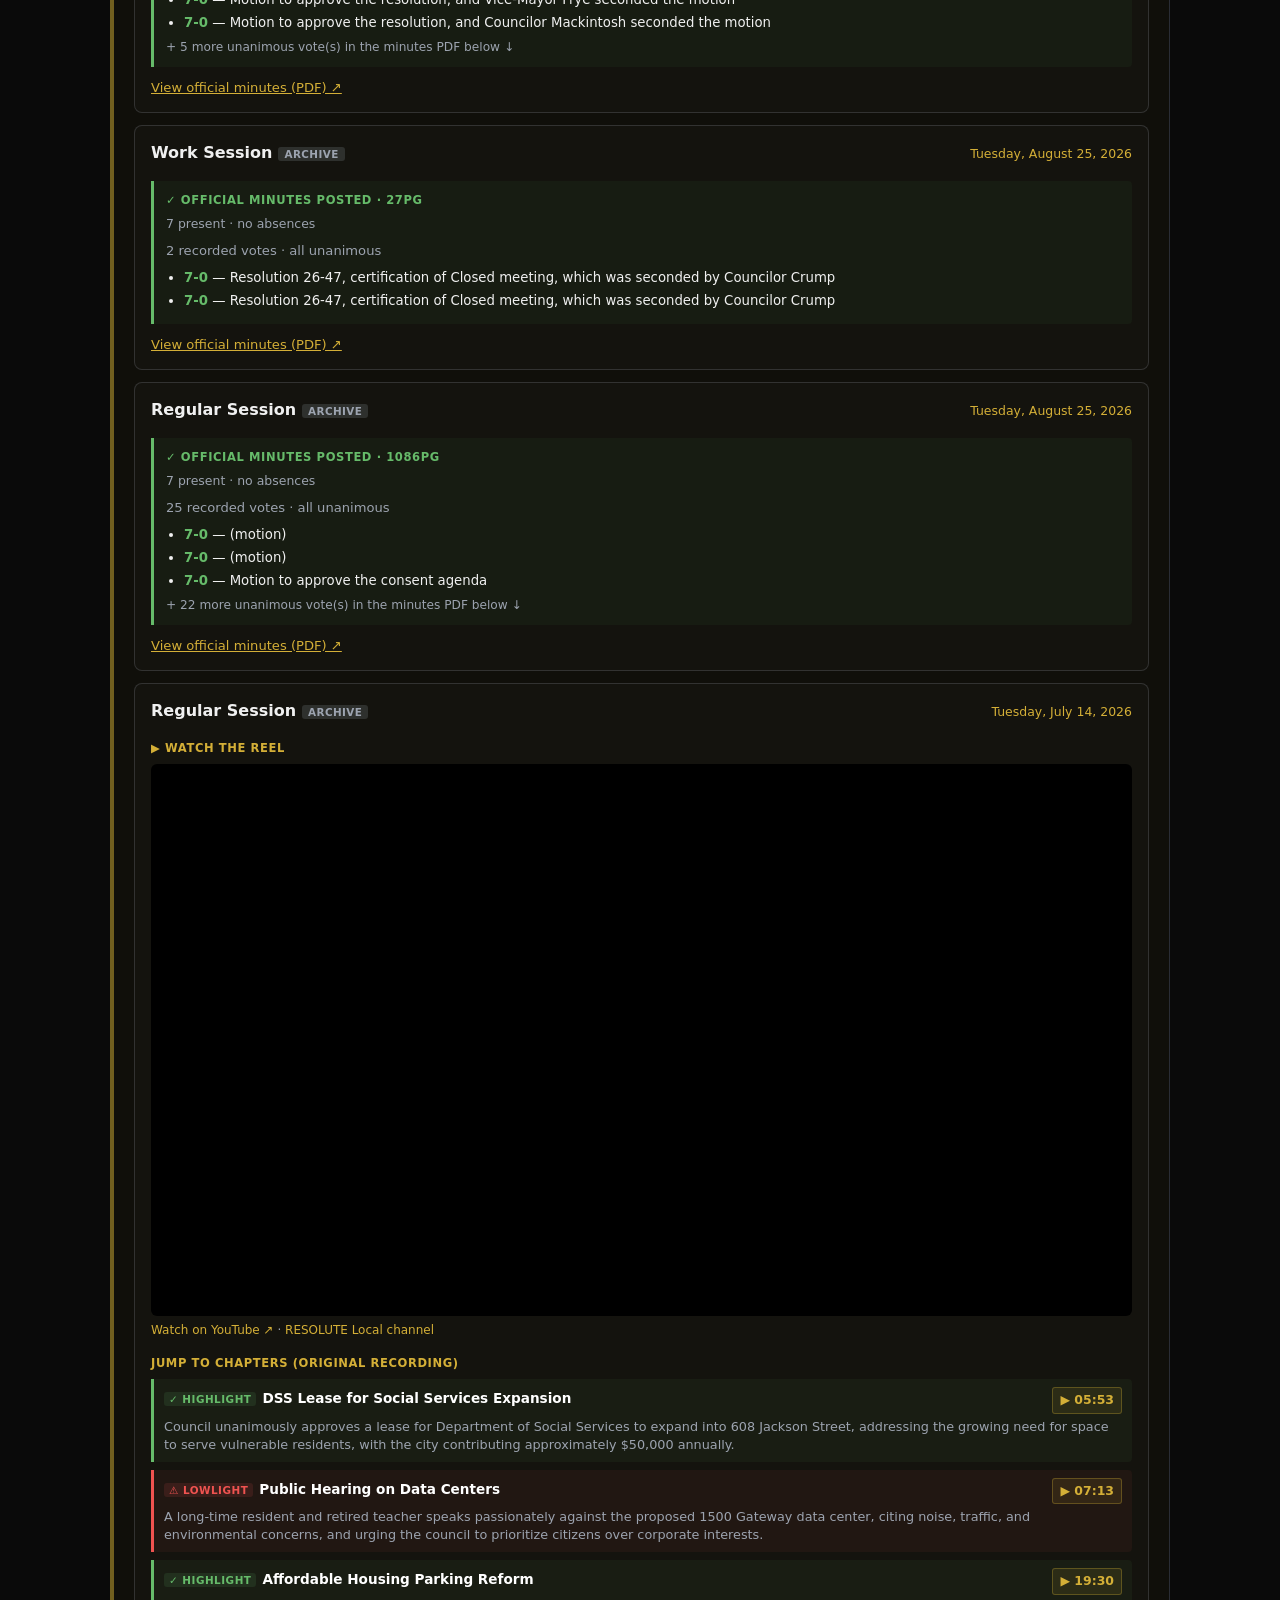
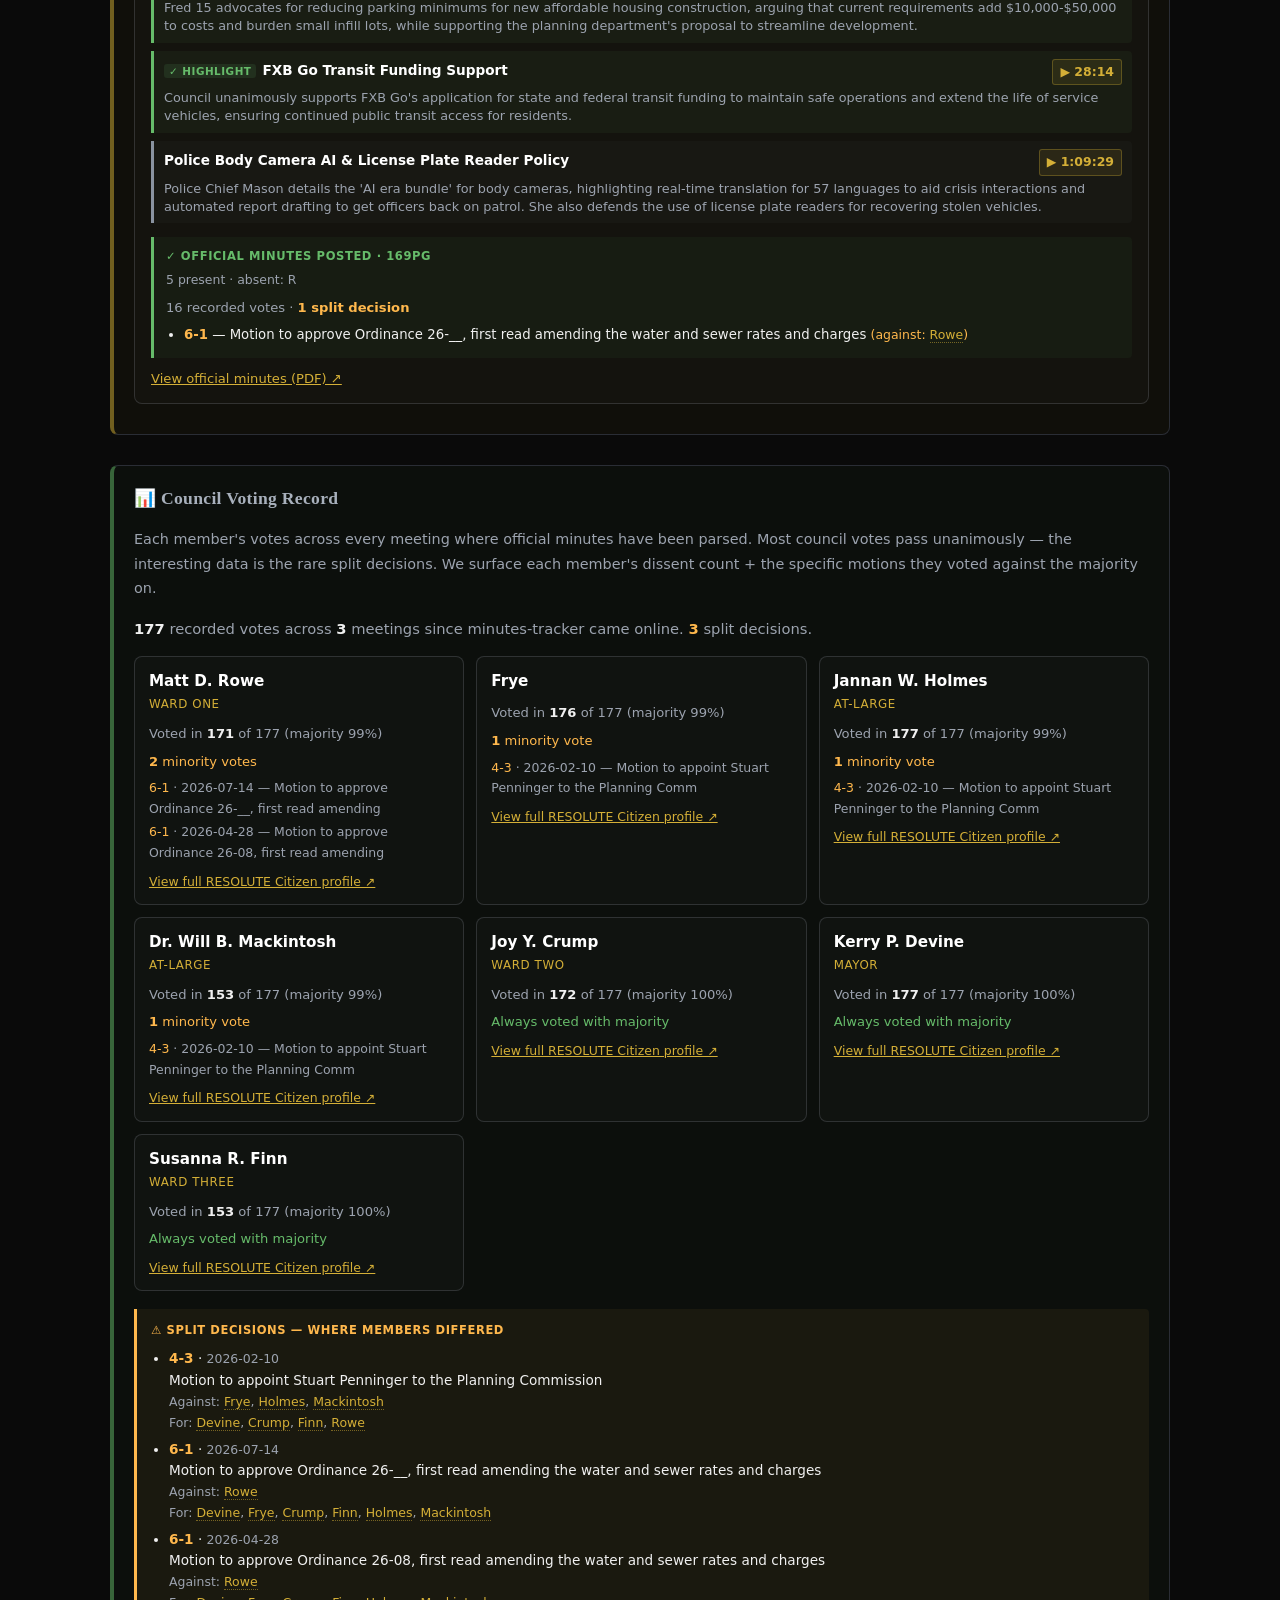
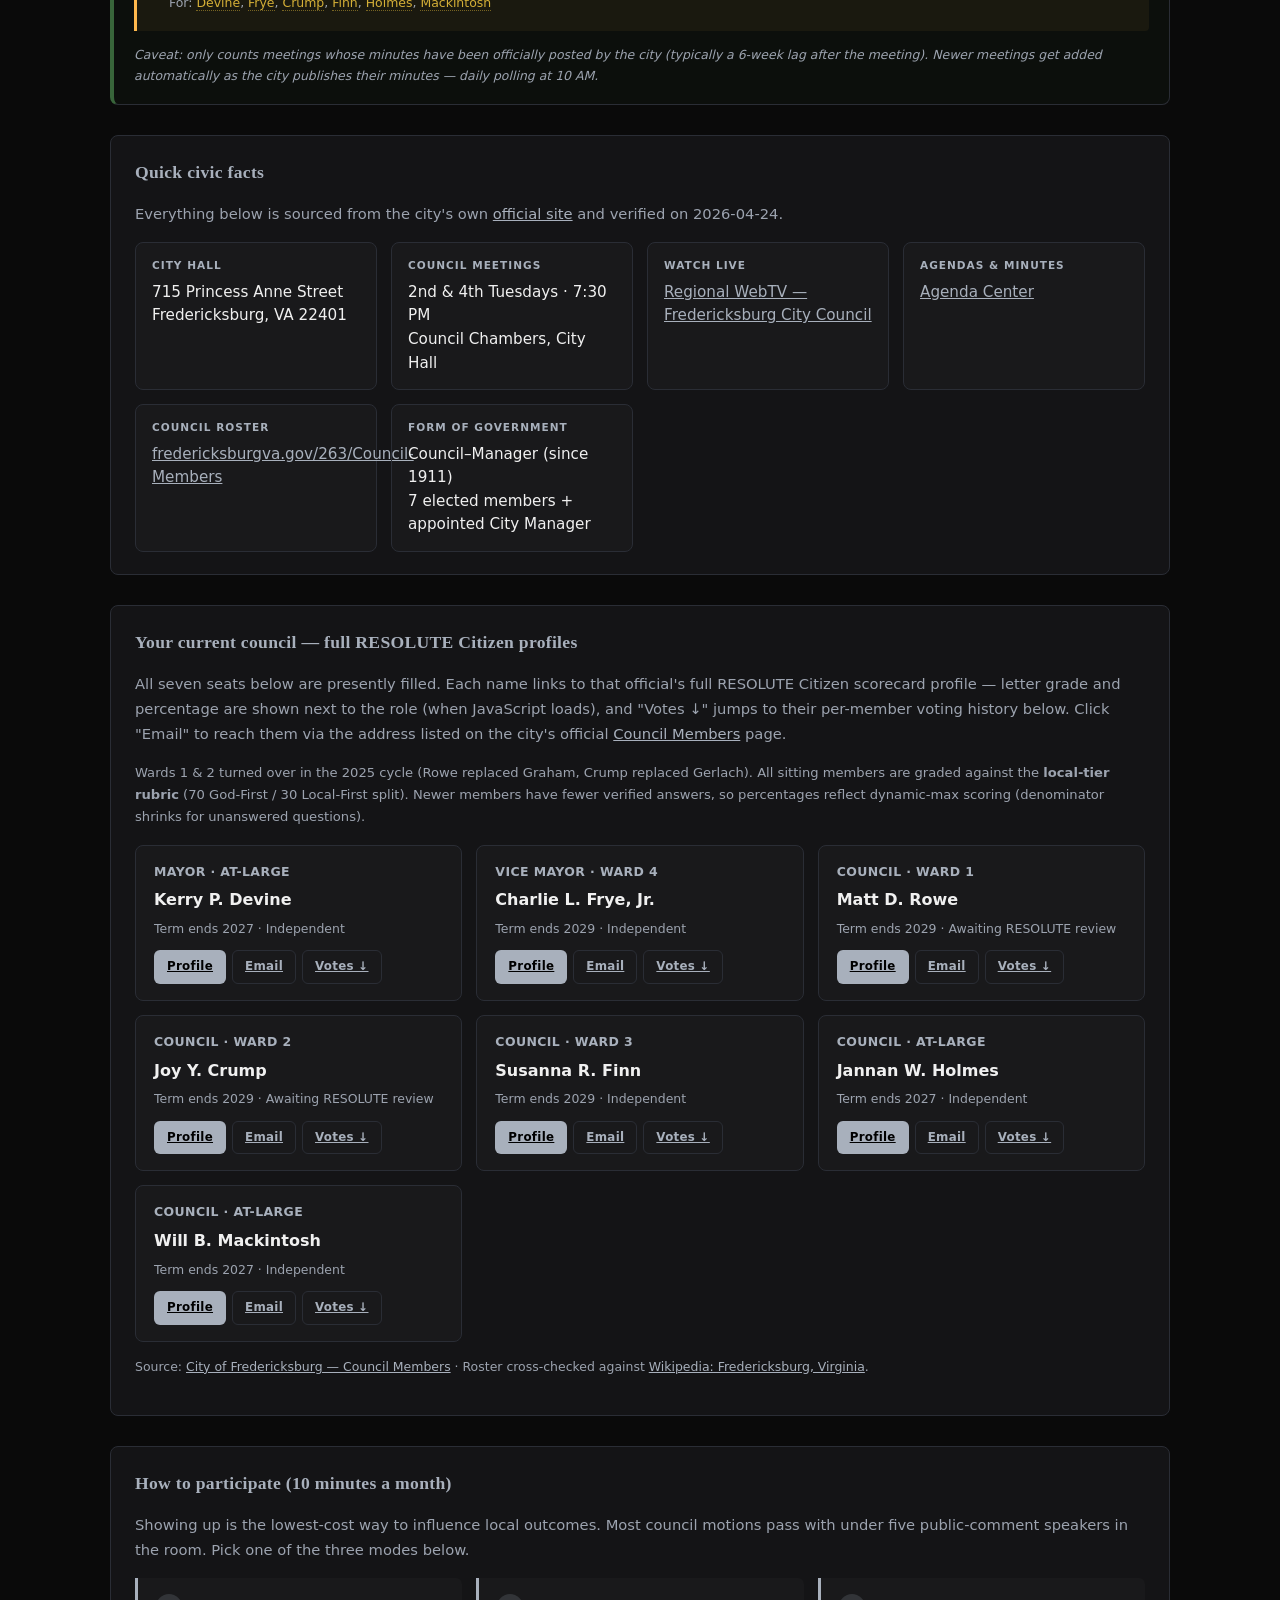
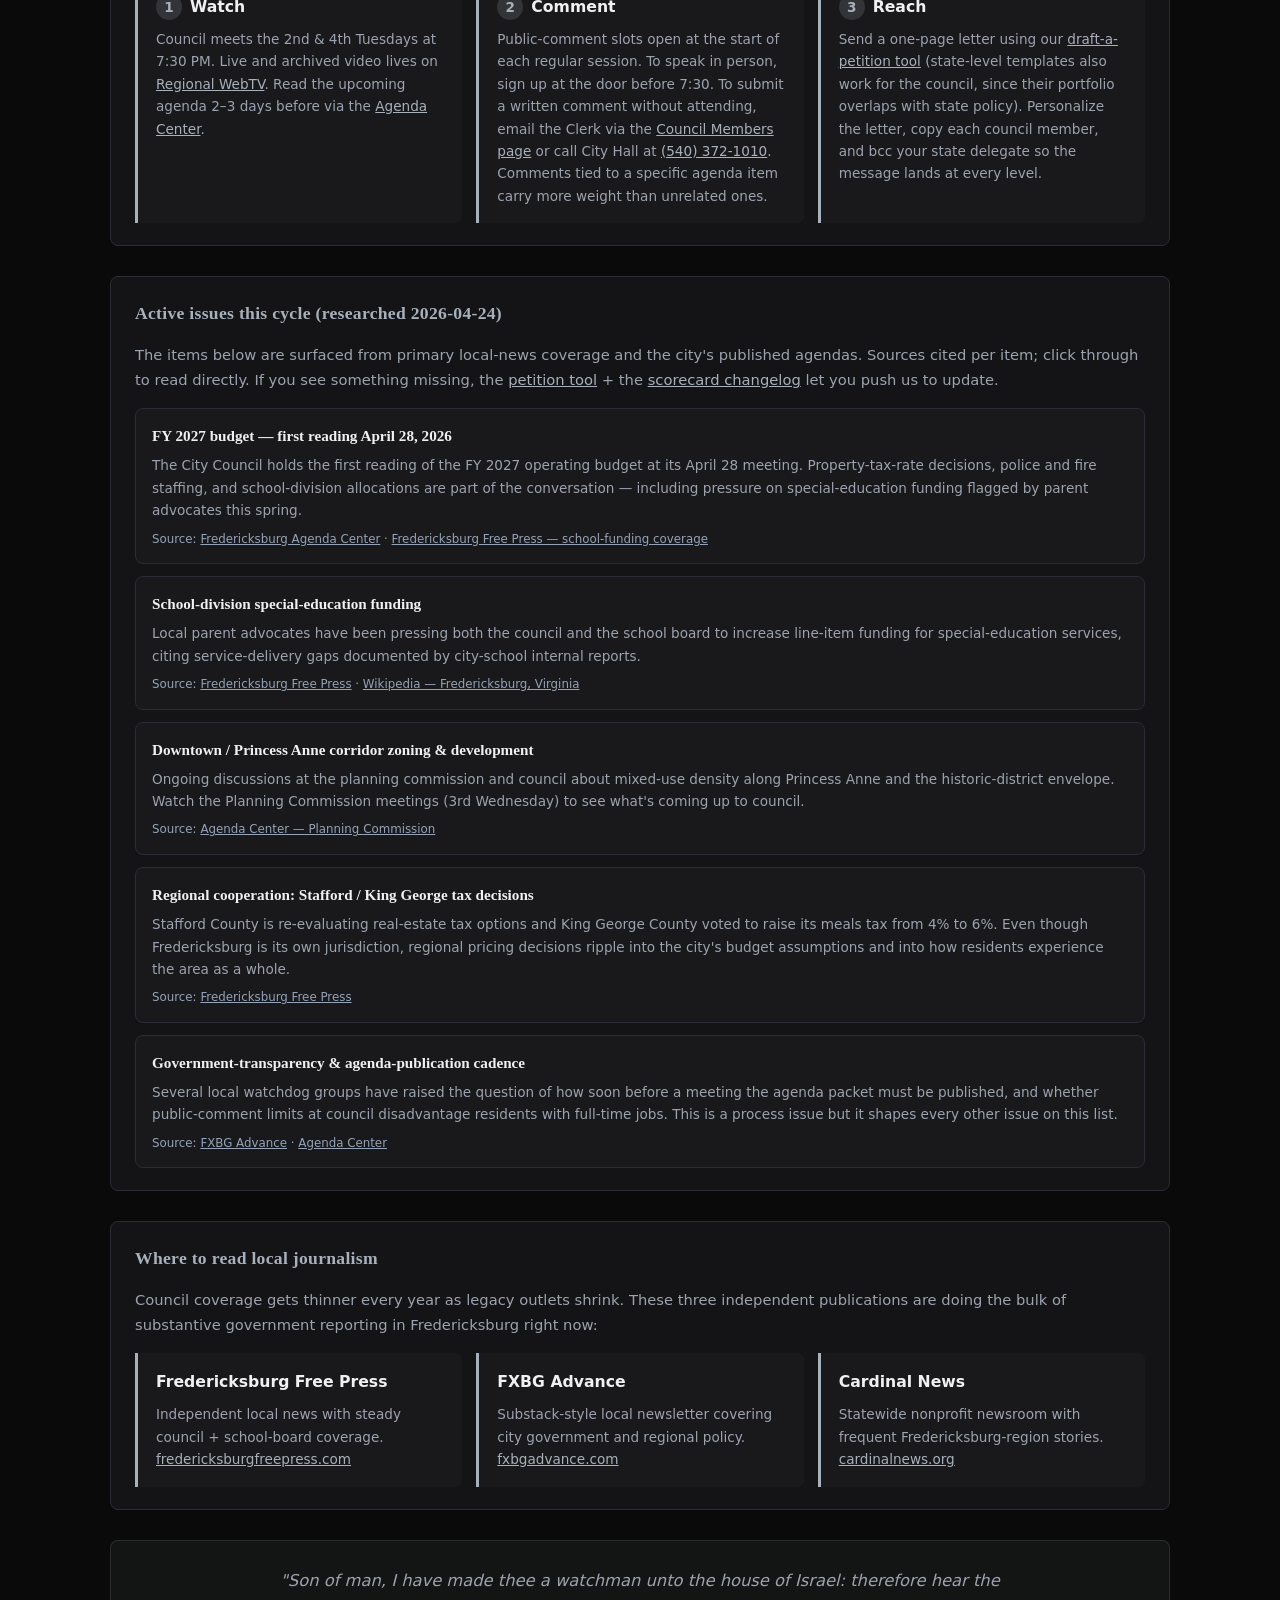
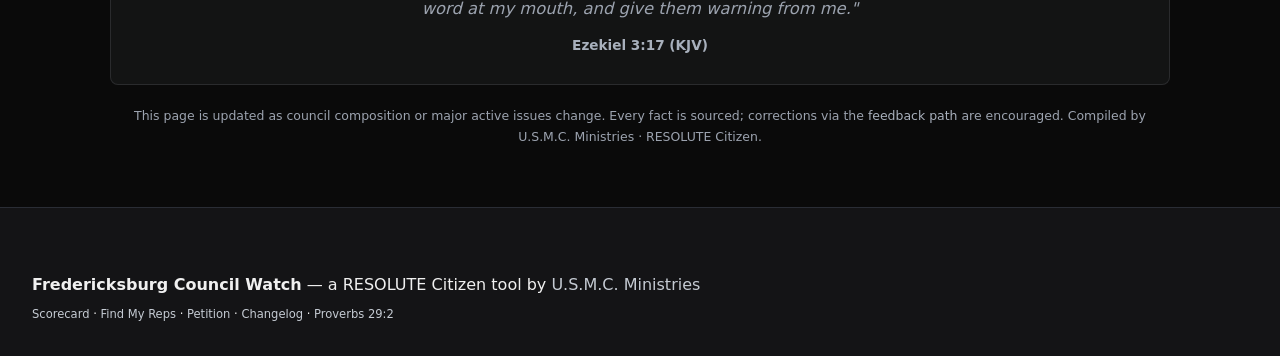
<file: city/fredericksburg.html>
<!DOCTYPE html>
<html lang="en">
<head>
  <meta charset="UTF-8">
  <meta name="viewport" content="width=device-width, initial-scale=1.0">
  <link rel="canonical" href="https://adamljohns.github.io/resolute-local/city/fredericksburg.html">
  <title>Fredericksburg, VA — RESOLUTE Local | U.S.M.C. Ministries</title>
  <meta name="description" content="Local-government engagement page for Fredericksburg, VA residents. Current city council, meeting schedule, public-comment instructions, active issues, RESOLUTE Citizen scores, primary-source citations.">
  <meta property="og:title" content="Fredericksburg City Council — RESOLUTE Citizen">
  <meta property="og:description" content="Know your council. Watch your meetings. Send your message. The decisions that affect your family most happen at the local level.">
  <meta property="og:image" content="https://usmcmin.com/assets/og/og-brain.jpg">
  <meta property="og:image:width" content="1200">
  <meta property="og:image:height" content="630">
  <meta name="twitter:card" content="summary_large_image">
  <meta name="twitter:image" content="https://usmcmin.com/assets/og/og-brain.jpg">
  <link rel="stylesheet" href="../assets/css/main.min.css">
  <link rel="icon" href="../assets/icons/favicon.svg" type="image/svg+xml">
  <style>
    .fxbg-container { max-width: 1100px; margin: 0 auto; padding: 24px 20px 60px; }
    .fxbg-hero {
      text-align: center;
      padding: 40px 20px 32px;
      border-bottom: 2px solid var(--border);
      margin-bottom: 24px;
    }
    .fxbg-hero-badge {
      display: inline-block;
      font-size: 0.68rem;
      font-weight: 700;
      text-transform: uppercase;
      letter-spacing: 3px;
      color: var(--accent);
      background: rgba(168,176,188,0.12);
      border: 1px solid rgba(168,176,188,0.25);
      padding: 6px 18px;
      border-radius: 20px;
      margin-bottom: 14px;
    }
    .fxbg-hero h1 {
      font-size: clamp(1.9rem, 4.5vw, 2.8rem);
      color: var(--white);
      margin-bottom: 8px;
      font-weight: 800;
      letter-spacing: -0.5px;
    }
    .fxbg-hero h1 .gold { color: var(--accent); }
    .fxbg-hero p {
      color: var(--gray);
      font-size: 0.98rem;
      line-height: 1.7;
      max-width: 720px;
      margin: 0 auto;
    }
    .fxbg-section {
      margin: 30px 0;
      padding: 22px 24px;
      background: var(--bg-card);
      border: 1px solid var(--border);
      border-radius: var(--radius);
    }
    .fxbg-section h2 {
      color: var(--accent);
      font-size: 1.1rem;
      letter-spacing: 0.3px;
      margin-bottom: 14px;
      font-family: var(--font-main);
    }
    .fxbg-section .lead {
      color: var(--gray);
      font-size: 0.92rem;
      line-height: 1.7;
      margin-bottom: 16px;
    }
    .fxbg-section a {
      color: var(--accent);
      text-decoration: underline;
    }

    /* Quick civic facts strip */
    .fxbg-facts {
      display: grid;
      grid-template-columns: repeat(auto-fit, minmax(220px, 1fr));
      gap: 14px;
    }
    .fxbg-fact {
      padding: 14px 16px;
      background: rgba(255,255,255,0.02);
      border: 1px solid var(--border);
      border-radius: 8px;
    }
    .fxbg-fact-label {
      font-size: 0.66rem;
      letter-spacing: 1px;
      text-transform: uppercase;
      color: var(--accent);
      font-weight: 700;
      margin-bottom: 6px;
    }
    .fxbg-fact-value {
      color: var(--white);
      font-size: 0.95rem;
      line-height: 1.55;
    }
    .fxbg-fact-value a { color: var(--accent); text-decoration: underline; }

    /* Council card grid */
    .fxbg-council-grid {
      display: grid;
      grid-template-columns: repeat(auto-fill, minmax(260px, 1fr));
      gap: 14px;
    }
    .fxbg-council-card {
      padding: 16px 18px;
      background: rgba(255,255,255,0.02);
      border: 1px solid var(--border);
      border-radius: 8px;
      display: flex;
      flex-direction: column;
      gap: 8px;
    }
    .fxbg-council-name {
      font-size: 1rem;
      font-weight: 800;
      color: var(--white);
      line-height: 1.3;
    }
    .fxbg-council-role {
      font-size: 0.78rem;
      color: var(--accent);
      font-weight: 700;
      letter-spacing: 0.4px;
      text-transform: uppercase;
    }
    .fxbg-council-meta {
      font-size: 0.78rem;
      color: var(--gray);
      line-height: 1.55;
    }
    .fxbg-council-actions {
      display: flex;
      gap: 6px;
      flex-wrap: wrap;
      margin-top: 4px;
    }
    .fxbg-btn {
      padding: 6px 12px;
      border-radius: 6px;
      font-size: 0.74rem;
      font-weight: 700;
      letter-spacing: 0.3px;
      border: 1px solid var(--border);
      background: transparent;
      color: var(--white);
      text-decoration: none;
      display: inline-flex;
      align-items: center;
      gap: 5px;
    }
    .fxbg-btn:hover {
      border-color: var(--accent);
      color: var(--accent);
      text-decoration: none;
    }
    .fxbg-btn.primary {
      background: linear-gradient(90deg, var(--accent), var(--accent));
      color: #000;
      border-color: transparent;
    }

    /* How to participate */
    .fxbg-3col {
      display: grid;
      grid-template-columns: repeat(auto-fit, minmax(260px, 1fr));
      gap: 14px;
    }
    .fxbg-step {
      padding: 16px 18px;
      background: rgba(255,255,255,0.02);
      border-left: 3px solid var(--accent);
      border-radius: 0 6px 6px 0;
    }
    .fxbg-step-num {
      display: inline-flex;
      width: 26px; height: 26px;
      align-items: center; justify-content: center;
      border-radius: 50%;
      background: rgba(168,176,188,0.18);
      color: var(--accent);
      font-weight: 800;
      font-size: 0.85rem;
      margin-right: 8px;
    }
    .fxbg-step h3 {
      color: var(--white);
      font-size: 0.98rem;
      margin-bottom: 8px;
      display: flex;
      align-items: center;
    }
    .fxbg-step p {
      color: var(--gray);
      font-size: 0.85rem;
      line-height: 1.65;
    }
    .fxbg-step p a { color: var(--accent); text-decoration: underline; }

    /* Issue list */
    .fxbg-issues {
      list-style: none;
      padding: 0;
      margin: 0;
      display: flex;
      flex-direction: column;
      gap: 12px;
    }
    .fxbg-issue {
      padding: 14px 16px;
      background: rgba(255,255,255,0.02);
      border: 1px solid var(--border);
      border-radius: 8px;
    }
    .fxbg-issue h3 {
      color: var(--white);
      font-size: 0.95rem;
      margin-bottom: 6px;
      font-family: var(--font-main);
    }
    .fxbg-issue .summary {
      color: var(--gray);
      font-size: 0.85rem;
      line-height: 1.65;
      margin-bottom: 8px;
    }
    .fxbg-issue .src {
      font-size: 0.74rem;
      color: var(--text-muted, #94a3b8);
    }
    .fxbg-issue .src a { color: var(--text-muted, #94a3b8); text-decoration: underline; }

    .fxbg-scripture {
      text-align: center;
      padding: 26px 20px;
      margin: 30px 0 20px;
      background: rgba(168,176,188,0.06);
      border: 1px solid rgba(168,176,188,0.15);
      border-radius: var(--radius);
    }
    .fxbg-scripture blockquote {
      color: var(--gray);
      font-style: italic;
      font-size: 1.02rem;
      line-height: 1.75;
      max-width: 720px;
      margin: 0 auto 8px;
    }
    .fxbg-scripture cite {
      color: var(--accent);
      font-size: 0.85rem;
      font-weight: 600;
      font-style: normal;
    }
  </style>
</head>
<body>

<a href="#main" class="skip-link">Skip to content</a>

<nav>
  <a href="../" class="nav-brand" style="text-decoration:none">
    <img src="../assets/img/logo.png" alt="U.S.M.C. Ministries" style="object-fit:contain">
    <div class="nav-brand-text">
      <div class="name">RESOLUTE Local</div>
      <div class="tag">U.S.M.C. Ministries</div>
    </div>
  </a>
  <ul class="nav-links">
    <li><a href="../">Cities</a></li>
    <li><a href="fredericksburg.html" class="active">Fredericksburg</a></li>
    <li><a href="fredericksburg-council-notes.html">Council Notes</a></li>
    <li><a href="https://usmcmin.com/citizen.html" target="_blank" rel="noopener">Scorecard &#x2197;</a></li>
    <li><a href="https://usmcmin.com/find-my-reps.html" target="_blank" rel="noopener">Find My Reps &#x2197;</a></li>
    <li><a href="https://usmcmin.org" target="_blank" rel="noopener">Ministry Site &#x2197;</a></li>
  </ul>
  <button class="theme-toggle" id="themeToggle" aria-label="Toggle theme" title="Switch light/dark mode">&#127769;</button>
  <button class="nav-toggle" aria-label="Menu"><span></span><span></span><span></span></button>
</nav>

<div class="fxbg-container">
  <div class="fxbg-hero">
    <span class="fxbg-hero-badge">Local Watchman Page</span>
    <h1>Know Your <span class="gold">Fredericksburg</span> Council</h1>
    <p>
      The decisions that affect your family most — schools, taxes, zoning, public safety,
      what is taught in the library — happen <em>two miles from your house</em>, not in
      Richmond and not in Washington. This page exists so a working parent in
      Fredericksburg can spend ten minutes a month and know exactly what their elected
      neighbors are deciding on their behalf.
    </p>
  </div>

  <!-- LIVE: NEXT CITY COUNCIL MEETING (auto-updated 2x/day from the city AgendaCenter) -->
  <section class="fxbg-section" aria-labelledby="next-meeting-heading" id="next-meeting"
           style="border:1px solid rgba(212,175,55,0.4);border-left:4px solid #D4AF37;border-radius:8px;padding:18px 20px;background:rgba(212,175,55,0.05);">
    <div style="display:flex;align-items:center;justify-content:space-between;flex-wrap:wrap;gap:8px;">
      <h2 id="next-meeting-heading" style="margin:0;">📅 Next City Council Meeting</h2>
      <span id="nm-updated" style="font-size:0.7rem;color:var(--gray,#8a93a0);"></span>
    </div>
    <div id="nm-body" aria-live="polite" style="margin-top:10px;">
      <p class="lead" style="color:var(--gray,#8a93a0);">Loading the latest agenda from the city…</p>
    </div>
    <noscript><p class="lead">Enable JavaScript to see the live council agenda, or view it
      directly at the <a href="https://www.fredericksburgva.gov/AgendaCenter">city AgendaCenter</a>.</p></noscript>
  </section>

  <!-- LIVE: RECENT CITY COUNCIL MEETINGS (auto-updated from structured agenda parser, 2026-05-26) -->
  <section class="fxbg-section" aria-labelledby="recent-meetings-heading" id="recent-meetings"
           style="border-left:4px solid rgba(212,175,55,0.5);padding:18px 20px;background:rgba(212,175,55,0.03);">
    <h2 id="recent-meetings-heading">🗂️ Recent City Council Meetings</h2>
    <p class="lead" style="color:var(--gray,#8a93a0);font-size:0.9rem;">
      Past sessions with the agenda items as they appeared. Official minutes typically post ~2 weeks after each meeting; video replays are recorded by <a href="https://www.regionalwebtv.com/fredcc" target="_blank" rel="noopener" style="color:#D4AF37;">Regional WebTV</a> and hosted on <a href="https://vimeo.com/event/898581" target="_blank" rel="noopener" style="color:#D4AF37;">Vimeo</a>. Where video is available, the <strong style="color:#D4AF37;">📍 Key Moments</strong> reel shows only the consequential parts — votes, contested testimony, and decisions that affect residents. Routine procedural items are omitted.
    </p>
    <div id="rm-list" aria-live="polite" style="margin-top:12px;">
      <p class="lead" style="color:var(--gray,#8a93a0);">Loading…</p>
    </div>
    <noscript><p class="lead">Enable JavaScript to see recent council activity, or browse it
      at the <a href="https://www.fredericksburgva.gov/AgendaCenter">city AgendaCenter</a>.</p></noscript>
  </section>

  <!-- LIVE: COUNCIL VOTING RECORD (auto-aggregated from parsed minutes, 2026-05-27) -->
  <section class="fxbg-section" aria-labelledby="voting-record-heading" id="voting-record"
           style="border-left:4px solid rgba(102,187,106,0.5);padding:18px 20px;background:rgba(102,187,106,0.03);">
    <h2 id="voting-record-heading">📊 Council Voting Record</h2>
    <p class="lead" style="color:var(--gray,#8a93a0);font-size:0.9rem;">
      Each member's votes across every meeting where official minutes have been parsed.
      Most council votes pass unanimously — the interesting data is the rare split
      decisions. We surface each member's dissent count + the specific motions they
      voted against the majority on.
    </p>
    <div id="vr-summary" aria-live="polite" style="margin-top:10px;"></div>
    <div id="vr-grid" aria-live="polite" style="margin-top:16px;"></div>
    <div id="vr-splits" aria-live="polite" style="margin-top:18px;"></div>
    <p style="margin-top:14px;font-size:0.78rem;color:var(--gray,#8a93a0);font-style:italic;">
      Caveat: only counts meetings whose minutes have been officially posted by the
      city (typically a 6-week lag after the meeting). Newer meetings get added
      automatically as the city publishes their minutes — daily polling at 10 AM.
    </p>
    <noscript><p class="lead">Enable JavaScript to see voting records, or browse minutes directly at the
      <a href="https://www.fredericksburgva.gov/AgendaCenter">city AgendaCenter</a>.</p></noscript>
  </section>

  <!-- QUICK CIVIC FACTS -->
  <section class="fxbg-section" aria-labelledby="facts-heading">
    <h2 id="facts-heading">Quick civic facts</h2>
    <p class="lead">
      Everything below is sourced from the city's own
      <a href="https://www.fredericksburgva.gov/" target="_blank" rel="noopener">official site</a>
      and verified on 2026-04-24.
    </p>
    <div class="fxbg-facts">
      <div class="fxbg-fact">
        <div class="fxbg-fact-label">City Hall</div>
        <div class="fxbg-fact-value">715 Princess Anne Street<br>Fredericksburg, VA 22401</div>
      </div>
      <div class="fxbg-fact">
        <div class="fxbg-fact-label">Council meetings</div>
        <div class="fxbg-fact-value">2nd &amp; 4th Tuesdays · 7:30 PM<br>Council Chambers, City Hall</div>
      </div>
      <div class="fxbg-fact">
        <div class="fxbg-fact-label">Watch live</div>
        <div class="fxbg-fact-value">
          <a href="https://www.regionalwebtv.com/fredcc" target="_blank" rel="noopener">Regional WebTV — Fredericksburg City Council</a>
        </div>
      </div>
      <div class="fxbg-fact">
        <div class="fxbg-fact-label">Agendas &amp; minutes</div>
        <div class="fxbg-fact-value">
          <a href="https://www.fredericksburgva.gov/agendacenter" target="_blank" rel="noopener">Agenda Center</a>
        </div>
      </div>
      <div class="fxbg-fact">
        <div class="fxbg-fact-label">Council roster</div>
        <div class="fxbg-fact-value">
          <a href="https://www.fredericksburgva.gov/263/Council-Members" target="_blank" rel="noopener">fredericksburgva.gov/263/Council-Members</a>
        </div>
      </div>
      <div class="fxbg-fact">
        <div class="fxbg-fact-label">Form of government</div>
        <div class="fxbg-fact-value">Council–Manager (since 1911)<br>7 elected members + appointed City Manager</div>
      </div>
    </div>
  </section>

  <!-- CURRENT COUNCIL ROSTER -->
  <section class="fxbg-section" aria-labelledby="council-heading">
    <h2 id="council-heading">Your current council — full RESOLUTE Citizen profiles</h2>
    <p class="lead">
      All seven seats below are presently filled. Each name links to that
      official's full RESOLUTE Citizen scorecard profile — letter grade and
      percentage are shown next to the role (when JavaScript loads), and
      "Votes ↓" jumps to their per-member voting history below.
      Click "Email" to reach them via the address listed on the city's
      official <a href="https://www.fredericksburgva.gov/263/Council-Members" target="_blank" rel="noopener" style="color:var(--accent);">Council Members</a> page.
    </p>
    <p class="lead" style="margin-top:6px;font-size:0.82rem;color:var(--gray,#8a93a0);">
      Wards 1 &amp; 2 turned over in the 2025 cycle (Rowe replaced Graham, Crump replaced Gerlach).
      All sitting members are graded against the <strong>local-tier rubric</strong> (70 God-First / 30 Local-First split).
      Newer members have fewer verified answers, so percentages reflect dynamic-max scoring (denominator shrinks for unanswered questions).
    </p>
    <div class="fxbg-council-grid">
      <div class="fxbg-council-card">
        <div class="fxbg-council-role">Mayor · At-Large</div>
        <div class="fxbg-council-name">Kerry P. Devine</div>
        <div class="fxbg-council-meta">Term ends 2027 · Independent</div>
        <div class="fxbg-council-actions">
          <a class="fxbg-btn primary" href="https://usmcmin.com/candidates/va/kerry-devine.html" target="_blank" rel="noopener">Profile</a>
          <a class="fxbg-btn" href="https://www.fredericksburgva.gov/263/Council-Members" target="_blank" rel="noopener">Email</a>
        </div>
      </div>
      <div class="fxbg-council-card">
        <div class="fxbg-council-role">Vice Mayor · Ward 4</div>
        <div class="fxbg-council-name">Charlie L. Frye, Jr.</div>
        <div class="fxbg-council-meta">Term ends 2029 · Independent</div>
        <div class="fxbg-council-actions">
          <a class="fxbg-btn primary" href="https://usmcmin.com/candidates/va/charlie-frye-jr.html" target="_blank" rel="noopener">Profile</a>
          <a class="fxbg-btn" href="https://www.fredericksburgva.gov/263/Council-Members" target="_blank" rel="noopener">Email</a>
        </div>
      </div>
      <div class="fxbg-council-card">
        <div class="fxbg-council-role">Council · Ward 1</div>
        <div class="fxbg-council-name">Matt D. Rowe</div>
        <div class="fxbg-council-meta">Term ends 2029 · Awaiting RESOLUTE review</div>
        <div class="fxbg-council-actions">
          <a class="fxbg-btn primary" href="https://usmcmin.com/candidates/va/matt-rowe-fxbg.html" target="_blank" rel="noopener">Profile</a>
          <a class="fxbg-btn" href="https://www.fredericksburgva.gov/263/Council-Members" target="_blank" rel="noopener">Email</a>
        </div>
      </div>
      <div class="fxbg-council-card">
        <div class="fxbg-council-role">Council · Ward 2</div>
        <div class="fxbg-council-name">Joy Y. Crump</div>
        <div class="fxbg-council-meta">Term ends 2029 · Awaiting RESOLUTE review</div>
        <div class="fxbg-council-actions">
          <a class="fxbg-btn primary" href="https://usmcmin.com/candidates/va/joy-crump-fxbg.html" target="_blank" rel="noopener">Profile</a>
          <a class="fxbg-btn" href="https://www.fredericksburgva.gov/263/Council-Members" target="_blank" rel="noopener">Email</a>
        </div>
      </div>
      <div class="fxbg-council-card">
        <div class="fxbg-council-role">Council · Ward 3</div>
        <div class="fxbg-council-name">Susanna R. Finn</div>
        <div class="fxbg-council-meta">Term ends 2029 · Independent</div>
        <div class="fxbg-council-actions">
          <a class="fxbg-btn primary" href="https://usmcmin.com/candidates/va/susanna-finn.html" target="_blank" rel="noopener">Profile</a>
          <a class="fxbg-btn" href="https://www.fredericksburgva.gov/263/Council-Members" target="_blank" rel="noopener">Email</a>
        </div>
      </div>
      <div class="fxbg-council-card">
        <div class="fxbg-council-role">Council · At-Large</div>
        <div class="fxbg-council-name">Jannan W. Holmes</div>
        <div class="fxbg-council-meta">Term ends 2027 · Independent</div>
        <div class="fxbg-council-actions">
          <a class="fxbg-btn primary" href="https://usmcmin.com/candidates/va/jannan-holmes.html" target="_blank" rel="noopener">Profile</a>
          <a class="fxbg-btn" href="https://www.fredericksburgva.gov/263/Council-Members" target="_blank" rel="noopener">Email</a>
        </div>
      </div>
      <div class="fxbg-council-card">
        <div class="fxbg-council-role">Council · At-Large</div>
        <div class="fxbg-council-name">Will B. Mackintosh</div>
        <div class="fxbg-council-meta">Term ends 2027 · Independent</div>
        <div class="fxbg-council-actions">
          <a class="fxbg-btn primary" href="https://usmcmin.com/candidates/va/will-mackintosh.html" target="_blank" rel="noopener">Profile</a>
          <a class="fxbg-btn" href="https://www.fredericksburgva.gov/263/Council-Members" target="_blank" rel="noopener">Email</a>
        </div>
      </div>
    </div>
    <p class="lead" style="margin-top:14px;font-size:0.78rem;">
      Source: <a href="https://www.fredericksburgva.gov/263/Council-Members" target="_blank" rel="noopener">City of Fredericksburg — Council Members</a> ·
      Roster cross-checked against
      <a href="https://en.wikipedia.org/wiki/Fredericksburg,_Virginia" target="_blank" rel="noopener">Wikipedia: Fredericksburg, Virginia</a>.
    </p>
  </section>

  <!-- HOW TO PARTICIPATE -->
  <section class="fxbg-section" aria-labelledby="participate-heading">
    <h2 id="participate-heading">How to participate (10 minutes a month)</h2>
    <p class="lead">
      Showing up is the lowest-cost way to influence local outcomes.
      Most council motions pass with under five public-comment speakers in the
      room. Pick one of the three modes below.
    </p>
    <div class="fxbg-3col">
      <div class="fxbg-step">
        <h3><span class="fxbg-step-num">1</span> Watch</h3>
        <p>
          Council meets the 2nd &amp; 4th Tuesdays at 7:30 PM. Live and archived
          video lives on
          <a href="https://www.regionalwebtv.com/fredcc" target="_blank" rel="noopener">Regional WebTV</a>.
          Read the upcoming agenda 2–3 days before via the
          <a href="https://www.fredericksburgva.gov/agendacenter" target="_blank" rel="noopener">Agenda Center</a>.
        </p>
      </div>
      <div class="fxbg-step">
        <h3><span class="fxbg-step-num">2</span> Comment</h3>
        <p>
          Public-comment slots open at the start of each regular session. To
          speak in person, sign up at the door before 7:30. To submit a written
          comment without attending, email the Clerk via the
          <a href="https://www.fredericksburgva.gov/263/Council-Members" target="_blank" rel="noopener">Council Members page</a>
          or call City Hall at <a href="tel:+15403725010">(540) 372-1010</a>.
          Comments tied to a specific agenda item carry more weight than
          unrelated ones.
        </p>
      </div>
      <div class="fxbg-step">
        <h3><span class="fxbg-step-num">3</span> Reach</h3>
        <p>
          Send a one-page letter using our
          <a href="https://usmcmin.com/petition.html?state=VA" target="_blank" rel="noopener">draft-a-petition tool</a> (state-level
          templates also work for the council, since their portfolio overlaps
          with state policy). Personalize the letter, copy each council member,
          and bcc your state delegate so the message lands at every level.
        </p>
      </div>
    </div>
  </section>

  <!-- ACTIVE ISSUES -->
  <section class="fxbg-section" aria-labelledby="issues-heading">
    <h2 id="issues-heading">Active issues this cycle (researched 2026-04-24)</h2>
    <p class="lead">
      The items below are surfaced from primary local-news coverage and the
      city's published agendas. Sources cited per item; click through to read
      directly. If you see something missing, the
      <a href="https://usmcmin.com/petition.html" target="_blank" rel="noopener">petition tool</a> + the
      <a href="https://usmcmin.com/changelog.html" target="_blank" rel="noopener">scorecard changelog</a> let you push us to update.
    </p>
    <ul class="fxbg-issues">
      <li class="fxbg-issue">
        <h3>FY 2027 budget — first reading April 28, 2026</h3>
        <p class="summary">
          The City Council holds the first reading of the FY 2027 operating
          budget at its April 28 meeting. Property-tax-rate decisions, police
          and fire staffing, and school-division allocations are part of the
          conversation — including pressure on special-education funding flagged
          by parent advocates this spring.
        </p>
        <div class="src">
          Source:
          <a href="https://www.fredericksburgva.gov/agendacenter" target="_blank" rel="noopener">Fredericksburg Agenda Center</a>
          ·
          <a href="https://www.fredericksburgfreepress.com/" target="_blank" rel="noopener">Fredericksburg Free Press — school-funding coverage</a>
        </div>
      </li>
      <li class="fxbg-issue">
        <h3>School-division special-education funding</h3>
        <p class="summary">
          Local parent advocates have been pressing both the council and the
          school board to increase line-item funding for special-education
          services, citing service-delivery gaps documented by city-school
          internal reports.
        </p>
        <div class="src">
          Source:
          <a href="https://www.fredericksburgfreepress.com/" target="_blank" rel="noopener">Fredericksburg Free Press</a>
          ·
          <a href="https://en.wikipedia.org/wiki/Fredericksburg,_Virginia" target="_blank" rel="noopener">Wikipedia — Fredericksburg, Virginia</a>
        </div>
      </li>
      <li class="fxbg-issue">
        <h3>Downtown / Princess Anne corridor zoning &amp; development</h3>
        <p class="summary">
          Ongoing discussions at the planning commission and council about
          mixed-use density along Princess Anne and the historic-district
          envelope. Watch the Planning Commission meetings (3rd Wednesday)
          to see what's coming up to council.
        </p>
        <div class="src">
          Source:
          <a href="https://www.fredericksburgva.gov/agendacenter" target="_blank" rel="noopener">Agenda Center — Planning Commission</a>
        </div>
      </li>
      <li class="fxbg-issue">
        <h3>Regional cooperation: Stafford / King George tax decisions</h3>
        <p class="summary">
          Stafford County is re-evaluating real-estate tax options and King
          George County voted to raise its meals tax from 4% to 6%. Even
          though Fredericksburg is its own jurisdiction, regional pricing
          decisions ripple into the city's budget assumptions and into how
          residents experience the area as a whole.
        </p>
        <div class="src">
          Source:
          <a href="https://www.fredericksburgfreepress.com/" target="_blank" rel="noopener">Fredericksburg Free Press</a>
        </div>
      </li>
      <li class="fxbg-issue">
        <h3>Government-transparency &amp; agenda-publication cadence</h3>
        <p class="summary">
          Several local watchdog groups have raised the question of how soon
          before a meeting the agenda packet must be published, and whether
          public-comment limits at council disadvantage residents with full-time
          jobs. This is a process issue but it shapes every other issue on
          this list.
        </p>
        <div class="src">
          Source:
          <a href="https://fxbgadvance.com/" target="_blank" rel="noopener">FXBG Advance</a>
          ·
          <a href="https://www.fredericksburgva.gov/agendacenter" target="_blank" rel="noopener">Agenda Center</a>
        </div>
      </li>
    </ul>
  </section>

  <!-- LOCAL JOURNALISM -->
  <section class="fxbg-section" aria-labelledby="news-heading">
    <h2 id="news-heading">Where to read local journalism</h2>
    <p class="lead">
      Council coverage gets thinner every year as legacy outlets shrink. These
      three independent publications are doing the bulk of substantive
      government reporting in Fredericksburg right now:
    </p>
    <div class="fxbg-3col">
      <div class="fxbg-step">
        <h3>Fredericksburg Free Press</h3>
        <p>
          Independent local news with steady council + school-board coverage.
          <a href="https://www.fredericksburgfreepress.com/" target="_blank" rel="noopener">fredericksburgfreepress.com</a>
        </p>
      </div>
      <div class="fxbg-step">
        <h3>FXBG Advance</h3>
        <p>
          Substack-style local newsletter covering city government and regional
          policy.
          <a href="https://fxbgadvance.com/" target="_blank" rel="noopener">fxbgadvance.com</a>
        </p>
      </div>
      <div class="fxbg-step">
        <h3>Cardinal News</h3>
        <p>
          Statewide nonprofit newsroom with frequent Fredericksburg-region
          stories.
          <a href="https://cardinalnews.org/" target="_blank" rel="noopener">cardinalnews.org</a>
        </p>
      </div>
    </div>
  </section>

  <!-- SCRIPTURE -->
  <div class="fxbg-scripture">
    <blockquote>
      "Son of man, I have made thee a watchman unto the house of Israel:
      therefore hear the word at my mouth, and give them warning from me."
    </blockquote>
    <cite>Ezekiel 3:17 (KJV)</cite>
  </div>

  <p style="text-align:center;color:var(--gray);font-size:0.78rem;line-height:1.7;">
    This page is updated as council composition or major active issues
    change. Every fact is sourced; corrections via the
    <a href="https://usmcmin.com/petition.html" target="_blank" rel="noopener" style="color:var(--accent);">feedback path</a>
    are encouraged. Compiled by U.S.M.C. Ministries · RESOLUTE Citizen.
  </p>
</div>

<footer>
  <p><strong>Fredericksburg Council Watch</strong> — a RESOLUTE Citizen tool by <a href="https://usmcmin.org">U.S.M.C. Ministries</a></p>
  <p style="margin-top:6px;font-size:0.72rem;">
    <a href="https://usmcmin.com/citizen.html" target="_blank" rel="noopener">Scorecard</a> ·
    <a href="https://usmcmin.com/find-my-reps.html" target="_blank" rel="noopener">Find My Reps</a> ·
    <a href="https://usmcmin.com/petition.html" target="_blank" rel="noopener">Petition</a> ·
    <a href="https://usmcmin.com/changelog.html" target="_blank" rel="noopener">Changelog</a> ·
    <a href="https://usmcmin.org/bible.html?ref=Proverbs+29:2" target="_blank" rel="noopener">Proverbs 29:2</a>
  </p>
</footer>

<script>
(function(){
  var btn = document.getElementById('themeToggle');
  if (!btn) return;
  var saved = localStorage.getItem('theme');
  if (saved === 'light') document.documentElement.setAttribute('data-theme','light');
  btn.addEventListener('click', function(){
    var cur = document.documentElement.getAttribute('data-theme') === 'light' ? 'dark' : 'light';
    if (cur === 'light') document.documentElement.setAttribute('data-theme','light');
    else document.documentElement.removeAttribute('data-theme');
    localStorage.setItem('theme', cur);
  });
  var navToggle = document.querySelector('.nav-toggle');
  var navLinks = document.querySelector('.nav-links');
  if (navToggle && navLinks) navToggle.addEventListener('click', function(){ navLinks.classList.toggle('open'); });
})();
</script>

<!-- Phase 1: live next-meeting renderer (Phase 2 will add citizen briefs) -->
<script>
(function(){
  var esc = function(s){return String(s==null?'':s).replace(/&/g,'&amp;').replace(/</g,'&lt;').replace(/>/g,'&gt;').replace(/"/g,'&quot;');};
  function fmtDate(iso){
    if(!iso) return '';
    var p=iso.split('-'); if(p.length!==3) return iso;
    var d=new Date(+p[0],+p[1]-1,+p[2]);
    return d.toLocaleDateString('en-US',{weekday:'long',month:'long',day:'numeric',year:'numeric'});
  }
  // ── Council-member linkification helper (Phase 4 — 2026-05-27 — Adam's
  // "wherever a council member's name appears, click to go to their
  // RESOLUTE Citizen profile" ask). Reads d.scorecard_links (surname →
  // profile_url + letter_grade) injected by publish-fredericksburg.py.
  function memberLink(name, links, opts){
    opts = opts || {};
    if (!name) return '';
    var raw = String(name).trim();
    if (!raw) return '';
    if (!links) return esc(raw);
    // Try exact match first (full name), then surname-only (last token,
    // stripping Jr./Sr./III/punctuation).
    var key = raw.toLowerCase();
    var rec = links[key];
    if (!rec) {
      var parts = raw.split(/\s+/);
      var last = (parts[parts.length-1]||'').replace(/[.,]/g,'').trim();
      if (last.toLowerCase().match(/^(jr|sr|ii|iii|iv)$/) && parts.length >= 2) {
        last = parts[parts.length-2].replace(/[.,]/g,'').trim();
      }
      rec = links[last.toLowerCase()];
    }
    if (!rec || !rec.profile_url) return esc(raw);
    // 2026-05-27: per Adam's feedback, REMOVED inline grade badges from
    // the civic tool — most local candidates show F because of dynamic-max
    // scoring on small answered counts (7/50 verified → 0% → F), which
    // poisons the well visually. Grades stay on the individual scorecard
    // profile pages where the questions + evidence substantiate them.
    // memberLink now only emits a clickable name; badge code preserved
    // commented-out below for future re-enable if scoring depth grows.
    var style = opts.style || 'color:#D4AF37;text-decoration:none;border-bottom:1px dotted rgba(212,175,55,0.5);';
    return '<a href="'+esc(rec.profile_url)+'" target="_blank" rel="noopener" title="Open '+esc(raw)+'\'s full RESOLUTE Citizen profile" style="'+style+'">'+esc(raw)+'</a>';
  }

  fetch('../data/fredericksburg.json',{cache:'no-cache'})
    .then(function(r){return r.json();})
    .then(function(d){
      var SCORE = d.scorecard_links || {};
      var nm=d.next_meeting||{};
      var up=document.getElementById('nm-updated');
      if(up&&d.updated_local) up.textContent='Auto-updated '+d.updated_local+' · source: city AgendaCenter';
      var b=document.getElementById('nm-body'); if(!b) return;
      var briefs=d.briefs||{};
      var html='';
      html+='<div style="font-size:1.15rem;font-weight:700;color:var(--white,#fff);">'+esc(nm.title||'City Council Session')+'</div>';
      var when=fmtDate(nm.date)+(nm.time?(' · '+esc(nm.time)):'');
      html+='<div style="margin:4px 0 2px;font-weight:600;">'+esc(when)+'</div>';
      if(nm.location) html+='<div style="font-size:0.85rem;color:var(--gray,#8a93a0);">'+esc(nm.location)+'</div>';
      if(nm.items&&nm.items.length){
        html+='<div style="margin-top:12px;font-weight:600;font-size:0.8rem;text-transform:uppercase;letter-spacing:0.8px;color:#D4AF37;">On the agenda</div><ul style="margin:6px 0 0;padding-left:20px;line-height:1.6;">';
        nm.items.forEach(function(it){html+='<li>'+esc(it)+'</li>';});
        html+='</ul>';
      }
      // Phase 2 hook: render a citizen brief if one exists for this meeting
      var brief=briefs[nm.agenda_id]||briefs[nm.date];
      if(brief){
        html+='<div style="margin-top:14px;padding:12px 14px;background:rgba(255,255,255,0.04);border-radius:6px;">';
        html+='<div style="font-size:0.72rem;text-transform:uppercase;letter-spacing:0.8px;font-weight:700;color:#D4AF37;margin-bottom:6px;">Citizen brief</div>';
        if(brief.summary) html+='<p style="margin:0 0 8px;">'+esc(brief.summary)+'</p>';
        if(brief.why) html+='<p style="margin:0 0 6px;"><strong>Why it matters:</strong> '+esc(brief.why)+'</p>';
        if(brief.how) html+='<p style="margin:0;"><strong>How to weigh in:</strong> '+esc(brief.how)+'</p>';
        html+='</div>';
      }
      window.__rlMeeting=nm; // Phase 3 tools read this
      var btn='display:inline-block;font-weight:700;padding:8px 16px;border-radius:6px;text-decoration:none;font-size:0.85rem;cursor:pointer;border:none;';
      var btnGold='background:linear-gradient(90deg,#c9a84c,#D4AF37);color:#000;'+btn;
      var btnOutline='background:transparent;border:1px solid rgba(212,175,55,0.5);color:#D4AF37;font-weight:600;padding:8px 16px;border-radius:6px;text-decoration:none;font-size:0.85rem;cursor:pointer;';
      html+='<div style="margin-top:14px;display:flex;gap:10px;flex-wrap:wrap;">';
      if(nm.agenda_url) html+='<a href="'+esc(nm.agenda_url)+'" style="'+btnGold+'">View full agenda →</a>';
      html+='<button type="button" onclick="rlAddToCalendar()" style="'+btnOutline+'">📅 Add to calendar</button>';
      html+='<button type="button" onclick="rlDraftComment()" style="'+btnOutline+'">✍️ Draft a comment</button>';
      html+='<a href="#participate-heading" style="'+btnOutline+'">How to weigh in →</a>';
      // Live stream button — always available via Vimeo event 898581
      html+='<a href="https://vimeo.com/event/898581" target="_blank" rel="noopener" style="'+btnOutline+'">📺 Watch live stream</a>';
      html+='</div>';
      // Vimeo live embed — shows when the stream is active; idles gracefully when offline
      if(d.vimeo_live_event){
        html+='<div style="margin-top:14px;background:#000;border-radius:8px;overflow:hidden;position:relative;padding-top:42.25%;">'
          +'<iframe src="'+esc(d.vimeo_live_event)+'" frameborder="0" allow="autoplay; fullscreen; picture-in-picture" allowfullscreen '
          +'style="position:absolute;top:0;left:0;width:100%;height:100%;" loading="lazy" '
          +'title="Fredericksburg City Council — live stream"></iframe></div>';
      }
      html+='<div id="rl-comment-helper" style="display:none;margin-top:14px;"></div>';
      b.innerHTML=html;

      // Refresh the live council roster into the existing council list if
      // present — names link to RESOLUTE Citizen profiles with grade badges.
      if(d.council&&d.council.length){
        var roster=document.getElementById('live-council-roster');
        if(roster){
          roster.innerHTML=d.council.map(function(m){
            return '<li>'+memberLink(m.name, SCORE, {style:'color:#D4AF37;text-decoration:none;font-weight:700;'})+' — '+esc(m.role)+'</li>';
          }).join('');
        }
      }

      // Enhance existing static .fxbg-council-card elements with a quick
      // jump-to-votes button. 2026-05-27: removed the inline grade badge
      // injection here too (same well-poisoning concern — F appears on
      // candidates with <10 verified answers and looks like a verdict
      // when it's actually an evidence-gap signal).
      document.querySelectorAll('.fxbg-council-card').forEach(function(card){
        var actionsEl = card.querySelector('.fxbg-council-actions');
        if (actionsEl && actionsEl.querySelector('.fxbg-votes-link') === null) {
          var votesLink = document.createElement('a');
          votesLink.className = 'fxbg-btn fxbg-votes-link';
          votesLink.href = '#voting-record';
          votesLink.title = 'Jump to per-member voting record from city minutes';
          votesLink.textContent = 'Votes ↓';
          actionsEl.appendChild(votesLink);
        }
      });

      // Recent City Council meetings (added 2026-05-26 — uses new structured
      // `sections` field from fxbg_agenda_parser.py).
      // Council voting record aggregation (added 2026-05-27 — task #40).
      // Walks d.meetings[*].resolutions_voted[*] and builds per-member tallies
      // + a "most-split decisions" list. Pure client-side; no extra fetch.
      (function renderVotingRecord(){
        var vrSum=document.getElementById('vr-summary');
        var vrGrid=document.getElementById('vr-grid');
        var vrSplits=document.getElementById('vr-splits');
        if(!vrSum||!vrGrid||!vrSplits) return;

        // Collect votes
        var votes=[];
        (d.meetings||[]).forEach(function(m){
          (m.resolutions_voted||[]).forEach(function(r){
            votes.push({date:m.date, session:m.session_type, vote:r});
          });
        });
        if(!votes.length){
          vrSum.innerHTML='<p class="lead" style="color:var(--gray,#8a93a0);">No vote records yet — waiting on first minutes to be posted.</p>';
          return;
        }

        // Per-member stats
        var stats={};
        function bump(who,key){
          var s=stats[who]=stats[who]||{ayes:0,nays:0,abstain:0,participated:0,majority:0,minority:0,dissents:[]};
          s[key]=(s[key]||0)+1;
        }
        votes.forEach(function(v){
          var r=v.vote;
          var majorityIsAyes=(r.ayes_count||0)>=(r.nays_count||0);
          (r.ayes||[]).forEach(function(w){
            bump(w,'ayes'); bump(w,'participated');
            if(majorityIsAyes) bump(w,'majority');
            else { bump(w,'minority'); stats[w].dissents.push({date:v.date, title:r.title, tally:r.ayes_count+'-'+r.nays_count+(r.abstain_count?'-'+r.abstain_count:'')}); }
          });
          (r.nays||[]).forEach(function(w){
            bump(w,'nays'); bump(w,'participated');
            if(!majorityIsAyes) bump(w,'majority');
            else { bump(w,'minority'); stats[w].dissents.push({date:v.date, title:r.title, tally:r.ayes_count+'-'+r.nays_count+(r.abstain_count?'-'+r.abstain_count:'')}); }
          });
          (r.abstain||[]).forEach(function(w){
            bump(w,'abstain'); bump(w,'participated');
          });
        });

        // Roster info — pair surnames to full roster cards from d.council
        var roleByLast={};
        (d.council||[]).forEach(function(c){
          var parts=(c.name||'').split(/\s+/);
          var last=(parts[parts.length-1]||'').replace(/[.,]/g,'').replace(/Jr$/,'').trim();
          if(last) roleByLast[last]={name:c.name, role:c.role||''};
        });

        // Summary line
        var splitVotes=votes.filter(function(v){return (v.vote.nays_count||0)>0;});
        var splitDates={}; splitVotes.forEach(function(v){splitDates[v.date]=1;});
        vrSum.innerHTML='<p style="font-size:0.92rem;color:var(--gray,#a8b0bc);line-height:1.6;">'
          +'<strong style="color:var(--white,#fff);">'+votes.length+'</strong> recorded vote'+(votes.length===1?'':'s')
          +' across <strong style="color:var(--white,#fff);">'+Object.keys(splitDates).reduce(function(a){return a+1;},0)
          +'</strong> meeting'+(Object.keys(splitDates).length===1?'':'s')+' since minutes-tracker came online. '
          +'<strong style="color:'+(splitVotes.length?'#ffb84d':'#66bb6a')+';">'+splitVotes.length
          +'</strong> split decision'+(splitVotes.length===1?'':'s')+'.</p>';

        // Per-member grid
        var sortedKeys=Object.keys(stats).sort(function(a,b){
          // Sort: most dissents first, then alphabetical
          var diff=(stats[b].minority||0)-(stats[a].minority||0);
          return diff!==0?diff:a.localeCompare(b);
        });
        vrGrid.innerHTML='<div style="display:grid;grid-template-columns:repeat(auto-fit,minmax(260px,1fr));gap:12px;">'
          +sortedKeys.map(function(last){
            var s=stats[last];
            var roster=roleByLast[last]||{name:last,role:''};
            var majPct=s.participated?Math.round(100*s.majority/s.participated):0;
            var minClr=s.minority>0?'#ffb84d':'#66bb6a';
            var minLine=s.minority>0
              ?'<div style="color:'+minClr+';font-size:0.82rem;margin-top:6px;"><strong>'+s.minority+'</strong> minority vote'+(s.minority===1?'':'s')+'</div>'
              :'<div style="color:#66bb6a;font-size:0.82rem;margin-top:6px;">Always voted with majority</div>';
            var dissentLines='';
            if(s.dissents.length){
              dissentLines='<div style="margin-top:6px;font-size:0.78rem;color:var(--gray,#a8b0bc);">';
              s.dissents.slice(0,3).forEach(function(d_){
                dissentLines+='<div style="margin-top:3px;"><span style="color:'+minClr+';">'+esc(d_.tally)+'</span> · '+esc(d_.date)+' — '+esc((d_.title||'(motion)').slice(0,55))+'</div>';
              });
              if(s.dissents.length>3) dissentLines+='<div style="margin-top:3px;font-style:italic;">+'+(s.dissents.length-3)+' more</div>';
              dissentLines+='</div>';
            }
            return '<div style="border:1px solid rgba(168,176,188,0.2);border-radius:8px;padding:12px 14px;background:rgba(255,255,255,0.02);">'
              +'<div style="font-size:0.95rem;">'+memberLink(roster.name, SCORE, {style:'color:#fff;text-decoration:none;font-weight:700;'})+'</div>'
              +(roster.role?'<div style="font-size:0.74rem;color:#D4AF37;margin-top:1px;text-transform:uppercase;letter-spacing:0.6px;">'+esc(roster.role)+'</div>':'')
              +'<div style="font-size:0.82rem;color:var(--gray,#a8b0bc);margin-top:8px;">Voted in <strong style="color:var(--white,#fff);">'+s.participated+'</strong> of '+votes.length+' (majority '+majPct+'%)</div>'
              +minLine+dissentLines
              +'<div style="margin-top:8px;font-size:0.78rem;"><a href="'+esc((SCORE[last.toLowerCase()]||{}).profile_url||('https://usmcmin.com/citizen.html?state=VA'))+'" target="_blank" rel="noopener" style="color:#D4AF37;">View full RESOLUTE Citizen profile ↗</a></div>'
              +'</div>';
          }).join('')
          +'</div>';

        // Most-split decisions list (across all meetings)
        if(splitVotes.length){
          var splitList=splitVotes.slice().sort(function(a,b){
            // Closest votes first
            var ma=Math.abs(a.vote.ayes_count-a.vote.nays_count);
            var mb=Math.abs(b.vote.ayes_count-b.vote.nays_count);
            return ma-mb;
          }).slice(0,8);
          vrSplits.innerHTML='<div style="margin-top:14px;padding:12px 14px;background:rgba(255,184,77,0.06);border-left:3px solid #ffb84d;border-radius:0 4px 4px 0;">'
            +'<div style="font-size:0.72rem;font-weight:700;letter-spacing:0.6px;text-transform:uppercase;color:#ffb84d;">⚠️ Split decisions — where members differed</div>'
            +'<ul style="margin:8px 0 0;padding-left:18px;line-height:1.55;font-size:0.85rem;">'
            +splitList.map(function(v){
              var r=v.vote;
              var naysList=(r.nays||[]).map(function(n){return memberLink(n, SCORE, {noBadge:true});}).join(', ');
              var ayesList=(r.ayes||[]).map(function(n){return memberLink(n, SCORE, {noBadge:true});}).join(', ');
              return '<li style="margin-bottom:6px;"><strong style="color:#ffb84d;">'+r.ayes_count+'-'+r.nays_count+(r.abstain_count?'-'+r.abstain_count:'')
                +'</strong> · <span style="color:var(--gray,#8a93a0);font-size:0.78rem;">'+esc(v.date)+'</span><br>'
                +esc((r.title||'(motion)').slice(0,130))
                +(naysList?'<br><span style="font-size:0.78rem;color:var(--gray,#a8b0bc);">Against: '+naysList+'</span>':'')
                +(ayesList?'<br><span style="font-size:0.78rem;color:var(--gray,#8a93a0);">For: '+ayesList+'</span>':'')
                +'</li>';
            }).join('')
            +'</ul></div>';
        }
      })();

      var rm=document.getElementById('rm-list');
      if(rm&&d.meetings){
        var today=new Date().toISOString().slice(0,10);
        // Show recent Council meetings: include any with structured agenda
        // sections OR with minutes posted (vote outcomes). Up to 8 cards.
        var recent=d.meetings
          .filter(function(m){return (m.body||'').toLowerCase()==='city council' && m.date<=today && ((m.sections||[]).length || m.minutes_available);})
          .sort(function(a,b){return (a.date<b.date)?1:(a.date>b.date)?-1:0;})
          .slice(0,8);
        if(!recent.length){
          rm.innerHTML='<p class="lead" style="color:var(--gray,#8a93a0);">No recent Council sessions indexed yet. Check back after the next 2nd-or-4th-Tuesday meeting.</p>';
        } else {
          rm.innerHTML=recent.map(function(m){
            // ── Agenda sections (from agenda scraper) ──
            var secs=(m.sections||[]).filter(function(s){return s.title;});
            function fmtSec(s){ // 3725 → "1:02:05"
              var h=Math.floor(s/3600),r=s%3600,m2=Math.floor(r/60),s2=r%60;
              return (h?h+':':'')+('0'+m2).slice(-2)+':'+('0'+s2).slice(-2);
            }
            var secsHtml='';
            if(secs.length){
              secsHtml='<div style="margin-top:10px;font-size:0.72rem;font-weight:700;letter-spacing:0.6px;text-transform:uppercase;color:#D4AF37;">On the agenda</div>';
              secsHtml+='<ul style="margin:6px 0 0;padding-left:20px;line-height:1.55;font-size:0.88rem;">';
              secs.forEach(function(s){
                var sub='';
                if(s.subitems&&s.subitems.length){
                  sub='<ul style="margin:3px 0 0;padding-left:18px;font-size:0.83rem;color:var(--gray,#a8b0bc);">';
                  s.subitems.forEach(function(si){sub+='<li>'+esc(si.title||'')+'</li>';});
                  sub+='</ul>';
                }
                secsHtml+='<li>'+esc(s.title)+sub+'</li>';
              });
              secsHtml+='</ul>';
            }

            // ── Highlight / Lowlight reel (curated clips only — no routine procedural) ──
            var clips=(m.video_clips||[]).filter(function(c){return c.section_title && c.vimeo_url;});

            // ── YouTube reel embed (when uploaded to RESOLUTE Local channel) ──
            var ytUrl = (clips[0]||{}).youtube_url || m.youtube_url || '';
            var ytId = '';
            if(ytUrl){
              var match = ytUrl.match(/(?:v=|youtu\.be\/|embed\/)([\w-]{11})/);
              if(match) ytId = match[1];
            }
            var ytHtml='';
            if(ytId){
              ytHtml='<div style="margin-top:14px;">'
                +'<div style="font-size:0.72rem;font-weight:700;letter-spacing:0.6px;text-transform:uppercase;color:#D4AF37;margin-bottom:6px;">▶ Watch the reel</div>'
                +'<div style="position:relative;padding-bottom:56.25%;height:0;overflow:hidden;border-radius:6px;background:#000;">'
                +'<iframe src="https://www.youtube.com/embed/'+ytId+'?rel=0" '
                +'style="position:absolute;top:0;left:0;width:100%;height:100%;border:0;" '
                +'allow="accelerometer; autoplay; clipboard-write; encrypted-media; gyroscope; picture-in-picture; web-share" '
                +'referrerpolicy="strict-origin-when-cross-origin" allowfullscreen></iframe>'
                +'</div>'
                +'<div style="margin-top:5px;font-size:0.75rem;color:var(--gray,#8a93a0);">'
                +'<a href="'+esc(ytUrl)+'" target="_blank" rel="noopener" style="color:#D4AF37;text-decoration:none;">Watch on YouTube ↗</a>'
                +' · <a href="https://www.youtube.com/@resolutelocalfxbg" target="_blank" rel="noopener" style="color:#D4AF37;text-decoration:none;">RESOLUTE Local channel</a>'
                +'</div></div>';
            }

            var clipsHtml='';
            if(clips.length){
              clipsHtml='<div style="margin-top:14px;">';
              var chapterLabel = ytId ? 'Jump to chapters (original recording)' : '📍 Key Moments';
              clipsHtml+='<div style="font-size:0.72rem;font-weight:700;letter-spacing:0.6px;text-transform:uppercase;color:#D4AF37;margin-bottom:6px;">'+chapterLabel+'</div>';
              clips.forEach(function(c){
                var sig=c.significance||'neutral';
                var isHl=sig==='highlight', isLl=sig==='lowlight';
                var accentClr=isHl?'#66bb6a':isLl?'#ef5350':'#8a93a0';
                var bgClr=isHl?'rgba(102,187,106,0.06)':isLl?'rgba(239,83,80,0.06)':'rgba(138,147,160,0.04)';
                var badge=isHl?'<span style="font-size:0.65rem;font-weight:700;text-transform:uppercase;letter-spacing:0.5px;color:#66bb6a;background:rgba(102,187,106,0.12);border-radius:3px;padding:1px 5px;margin-right:6px;">✓ highlight</span>'
                              :isLl?'<span style="font-size:0.65rem;font-weight:700;text-transform:uppercase;letter-spacing:0.5px;color:#ef5350;background:rgba(239,83,80,0.12);border-radius:3px;padding:1px 5px;margin-right:6px;">⚠ lowlight</span>'
                              :'';
                clipsHtml+='<div style="border-left:3px solid '+accentClr+';background:'+bgClr+';border-radius:0 4px 4px 0;padding:8px 10px;margin-bottom:8px;">';
                clipsHtml+='<div style="display:flex;align-items:flex-start;justify-content:space-between;gap:8px;flex-wrap:wrap;">';
                clipsHtml+='<div style="font-size:0.85rem;font-weight:600;color:#fff;flex:1;">'+badge+esc(c.section_title)+'</div>';
                clipsHtml+='<a href="'+esc(c.vimeo_url)+'" target="_blank" rel="noopener" '
                  +'style="font-size:0.78rem;font-weight:700;color:#D4AF37;white-space:nowrap;text-decoration:none;'
                  +'background:rgba(212,175,55,0.1);border:1px solid rgba(212,175,55,0.3);'
                  +'border-radius:3px;padding:2px 7px;flex-shrink:0;">▶ '+fmtSec(c.start_sec)+'</a>';
                clipsHtml+='</div>';
                if(c.summary) clipsHtml+='<div style="font-size:0.8rem;color:var(--gray,#a8b0bc);margin-top:4px;line-height:1.4;">'+esc(c.summary)+'</div>';
                clipsHtml+='</div>';
              });
              clipsHtml+='</div>';
            }

            // ── Full recording link (secondary — clips are the primary entry point) ──
            var videoHtml='';
            if(m.vimeo_id && !clips.length){
              // Only show the full-recording link when there are no curated clips
              videoHtml='<div style="margin-top:10px;">'
                +'<a href="https://vimeo.com/'+esc(m.vimeo_id)+'" target="_blank" rel="noopener" '
                +'style="display:inline-flex;align-items:center;gap:5px;font-size:0.8rem;'
                +'color:var(--gray,#8a93a0);border:1px solid rgba(168,176,188,0.25);'
                +'border-radius:5px;padding:3px 9px;text-decoration:none;">📹 Full recording</a>';
              if(m.video_duration_sec) videoHtml+='<span style="font-size:0.73rem;color:var(--gray,#8a93a0);margin-left:6px;">'+fmtSec(m.video_duration_sec)+'</span>';
              videoHtml+='</div>';
            }

            // ── Vote outcomes (from minutes parser) ──
            var votesHtml='';
            if(m.minutes_available){
              var rv=m.resolutions_voted||[];
              var splits=rv.filter(function(r){return (r.nays_count||0)>0;});
              var unan=rv.filter(function(r){return (r.nays_count||0)===0 && (r.abstain_count||0)===0;});
              votesHtml='<div style="margin-top:14px;padding:10px 12px;background:rgba(76,175,80,0.06);border-left:3px solid #66bb6a;border-radius:0 4px 4px 0;">';
              votesHtml+='<div style="font-size:0.72rem;font-weight:700;letter-spacing:0.6px;text-transform:uppercase;color:#66bb6a;">✓ Official minutes posted'+(m.minutes_pages?' · '+m.minutes_pages+'pg':'')+'</div>';
              if(m.council_present&&m.council_present.length){
                var absLink = (m.council_absent && m.council_absent.length)
                  ? ' · absent: ' + m.council_absent.map(function(n){return memberLink(n, SCORE, {noBadge:true});}).join(', ')
                  : ' · no absences';
                votesHtml+='<div style="font-size:0.78rem;color:var(--gray,#a8b0bc);margin-top:4px;">'+m.council_present.length+' present'+absLink+'</div>';
              }
              if(rv.length){
                votesHtml+='<div style="font-size:0.82rem;margin-top:6px;color:var(--gray,#a8b0bc);">'+rv.length+' recorded vote'+(rv.length===1?'':'s')+(splits.length?' · <strong style="color:#ffb84d;">'+splits.length+' split decision'+(splits.length===1?'':'s')+'</strong>':' · all unanimous')+'</div>';
                // Show split votes prominently (or all if few enough)
                var show=splits.length?splits.slice(0,3):rv.slice(0,3);
                if(show.length){
                  votesHtml+='<ul style="margin:6px 0 0;padding-left:18px;font-size:0.83rem;line-height:1.5;">';
                  show.forEach(function(r){
                    var tally=r.ayes_count+'-'+r.nays_count+(r.abstain_count?'-'+r.abstain_count:'');
                    var clr=(r.nays_count>0)?'#ffb84d':'#66bb6a';
                    var detail='';
                    if(r.nays&&r.nays.length){
                      detail=' <span style="color:#ffb84d;font-size:0.78rem;">(against: '+r.nays.map(function(n){return memberLink(n, SCORE, {noBadge:true});}).join(', ')+')</span>';
                    }
                    votesHtml+='<li style="margin-bottom:3px;"><strong style="color:'+clr+';">'+tally+'</strong> — '+esc((r.title||'(motion)').slice(0,120))+detail+'</li>';
                  });
                  votesHtml+='</ul>';
                  if(splits.length>3) votesHtml+='<div style="font-size:0.76rem;color:var(--gray,#8a93a0);margin-top:4px;">'+(splits.length-3)+' more split decision(s) in the minutes PDF below ↓</div>';
                  else if(!splits.length && rv.length>3) votesHtml+='<div style="font-size:0.76rem;color:var(--gray,#8a93a0);margin-top:4px;">+ '+(rv.length-3)+' more unanimous vote(s) in the minutes PDF below ↓</div>';
                }
              }
              votesHtml+='</div>';
            }

            // ── Card assembly ──
            var when=fmtDate(m.date)+(m.time?' · '+esc(m.time):'');
            var injBadge=m.historical_injection?'<span style="margin-left:6px;font-size:0.65rem;background:rgba(168,176,188,0.18);color:var(--gray,#a8b0bc);padding:1px 6px;border-radius:3px;text-transform:uppercase;letter-spacing:0.4px;">archive</span>':'';
            var card='<div style="border:1px solid rgba(168,176,188,0.2);border-radius:8px;padding:14px 16px;margin-bottom:12px;background:rgba(255,255,255,0.02);">';
            card+='<div style="display:flex;justify-content:space-between;align-items:baseline;flex-wrap:wrap;gap:8px;">';
            card+='<div style="font-weight:700;color:var(--white,#fff);font-size:1rem;">'+esc(m.session_type||'Session')+injBadge+'</div>';
            card+='<div style="font-size:0.78rem;color:#D4AF37;">'+esc(when)+'</div>';
            card+='</div>';
            if(m.location) card+='<div style="font-size:0.78rem;color:var(--gray,#8a93a0);margin-top:2px;">'+esc(m.location)+'</div>';
            card+=secsHtml;
            card+=ytHtml;
            card+=clipsHtml;
            card+=videoHtml;
            card+=votesHtml;
            // Source links
            var links=[];
            if(m.url) links.push('<a href="'+esc(m.url)+'" target="_blank" rel="noopener" style="font-size:0.82rem;color:#D4AF37;">View agenda ↗</a>');
            if(m.minutes_url) links.push('<a href="'+esc(m.minutes_url)+'" target="_blank" rel="noopener" style="font-size:0.82rem;color:#D4AF37;">View official minutes (PDF) ↗</a>');
            if(links.length) card+='<div style="margin-top:10px;display:flex;gap:14px;flex-wrap:wrap;">'+links.join('')+'</div>';
            card+='</div>';
            return card;
          }).join('');
        }
      }
    })
    .catch(function(e){
      var b=document.getElementById('nm-body');
      if(b) b.innerHTML='<p class="lead">Couldn\'t load the live agenda right now. View it at the <a href="https://www.fredericksburgva.gov/AgendaCenter">city AgendaCenter</a>.</p>';
    });
})();

// --- Phase 3 activism tools ---
function rlEsc(s){return String(s==null?'':s).replace(/&/g,'&amp;').replace(/</g,'&lt;').replace(/>/g,'&gt;').replace(/"/g,'&quot;');}
function rlParseTime(t){ // "5:30pm" -> {h:17,m:30}; default 18:00
  if(!t) return {h:18,m:0};
  var m=String(t).match(/(\d{1,2}):(\d{2})\s*([ap])\.?m\.?/i);
  if(!m) return {h:18,m:0};
  var h=+m[1]%12; if(/p/i.test(m[3])) h+=12; return {h:h,m:+m[2]};
}
window.rlAddToCalendar=function(){
  var nm=window.__rlMeeting||{}; if(!nm.date){alert('No meeting date available yet.');return;}
  var p=nm.date.split('-'); var t=rlParseTime(nm.time);
  function pad(n){return (n<10?'0':'')+n;}
  var start=p[0]+pad(p[1])+pad(p[2])+'T'+pad(t.h)+pad(t.m)+'00';
  var endH=(t.h+2)%24; var end=p[0]+pad(p[1])+pad(p[2])+'T'+pad(endH)+pad(t.m)+'00';
  var ics=['BEGIN:VCALENDAR','VERSION:2.0','PRODID:-//RESOLUTE Local//Fredericksburg//EN',
    'BEGIN:VEVENT','UID:'+nm.date+'-fxbg@resolute-local','DTSTART:'+start,'DTEND:'+end,
    'SUMMARY:Fredericksburg — '+(nm.title||'City Council Meeting'),
    'LOCATION:'+((nm.location||'715 Princess Anne Street, Fredericksburg, VA').replace(/,/g,'\\,')),
    'DESCRIPTION:City Council meeting. Agenda: '+(nm.agenda_url||'fredericksburgva.gov/AgendaCenter'),
    'END:VEVENT','END:VCALENDAR'].join('\r\n');
  var blob=new Blob([ics],{type:'text/calendar'});
  var a=document.createElement('a'); a.href=URL.createObjectURL(blob);
  a.download='fredericksburg-council-'+nm.date+'.ics'; document.body.appendChild(a); a.click();
  document.body.removeChild(a);
};
window.rlDraftComment=function(){
  var nm=window.__rlMeeting||{}; var box=document.getElementById('rl-comment-helper'); if(!box) return;
  if(box.style.display==='block'){box.style.display='none';return;}
  var topic=(nm.items&&nm.items.length)?nm.items[nm.items.length-1]:(nm.title||'an item on the agenda');
  var tmpl='Dear Mayor Devine and Members of the City Council,\n\n'
    +'My name is [your name] and I am a resident of [your ward/neighborhood] in Fredericksburg.\n\n'
    +'I am writing regarding the '+(nm.title||'upcoming meeting')+' on '+(nm.date||'')+', specifically: '+topic+'.\n\n'
    +'[State your position in 1-2 sentences. Be specific and respectful.]\n\n'
    +'[Add one concrete reason — how this affects your family, street, school, or business.]\n\n'
    +'I respectfully ask the Council to [your specific request]. Thank you for your service and for considering my input.\n\n'
    +'Sincerely,\n[Your name]\n[Your address / contact]';
  box.innerHTML='<div style="padding:12px 14px;background:rgba(255,255,255,0.04);border-radius:6px;">'
    +'<div style="font-size:0.72rem;text-transform:uppercase;letter-spacing:0.8px;font-weight:700;color:#D4AF37;margin-bottom:6px;">Draft your public comment</div>'
    +'<p style="margin:0 0 8px;font-size:0.85rem;color:var(--gray,#8a93a0);">Edit the template, then copy it into an email to the council or read it at public comment. Keep it under ~3 minutes spoken.</p>'
    +'<textarea id="rl-comment-text" style="width:100%;min-height:200px;font-family:inherit;font-size:0.9rem;padding:10px;border-radius:6px;border:1px solid rgba(168,176,188,0.3);background:rgba(0,0,0,0.2);color:inherit;">'+rlEsc(tmpl)+'</textarea>'
    +'<div style="margin-top:8px;display:flex;gap:10px;flex-wrap:wrap;">'
    +'<button type="button" onclick="rlCopyComment()" style="background:linear-gradient(90deg,#c9a84c,#D4AF37);color:#000;font-weight:700;padding:8px 16px;border-radius:6px;border:none;cursor:pointer;font-size:0.85rem;">Copy to clipboard</button>'
    +'<a href="https://www.fredericksburgva.gov/Directory.aspx" style="border:1px solid rgba(212,175,55,0.5);color:#D4AF37;font-weight:600;padding:8px 16px;border-radius:6px;text-decoration:none;font-size:0.85rem;">City contact directory →</a>'
    +'</div></div>';
  box.style.display='block';
};
window.rlCopyComment=function(){
  var t=document.getElementById('rl-comment-text'); if(!t) return;
  t.select(); try{navigator.clipboard.writeText(t.value);}catch(e){document.execCommand('copy');}
  var btn=event.target; var o=btn.textContent; btn.textContent='Copied ✓'; setTimeout(function(){btn.textContent=o;},1500);
};
</script>

<script src="../assets/js/main.js" defer></script>

</body>
</html>
</file>
<file: assets/css/main.min.css>
:root{--bg-dark:#FFFFFF;--bg-card:#F4F5F7;--bg-card-2:#EBEDF0;--accent:#6B7280;--accent-light:#9CA3AF;--accent-dim:rgba(107,114,128,.10);--silver:#A8B0BC;--silver-light:#C5CBD3;--navy:#1E3A5F;--white:#1A1A1A;--gray:#4B5563;--gray-light:#374151;--border:#D1D5DB;--red:#C0392B;--nav-bg:rgba(255,255,255,.96);--nav-text:#1A1A1A;--gold:#6B7280;--gold-light:#4B5563;--gold-dim:rgba(107,114,128,.10);--font-main:'Georgia','Times New Roman',serif;--font-sans:-apple-system,BlinkMacSystemFont,'Segoe UI',system-ui,sans-serif;--radius:8px;--transition:.25s ease}[data-theme="dark"]{--bg-dark:#0A0A0A;--bg-card:#141416;--bg-card-2:#1A1A1E;--accent:#A8B0BC;--accent-light:#C5CBD3;--accent-dim:rgba(168,176,188,.12);--silver:#C5CBD3;--silver-light:#E2E5EA;--white:#F0F0F0;--gray:#9CA3AF;--gray-light:#B0B8C4;--border:#2A2D35;--nav-bg:rgba(10,10,10,.94);--nav-text:#F0F0F0;--gold:#A8B0BC;--gold-light:#C5CBD3;--gold-dim:rgba(168,176,188,.12)}*,*::before,*::after{box-sizing:border-box;margin:0;padding:0}html{scroll-behavior:smooth}body{background:var(--bg-dark);color:var(--white);font-family:var(--font-sans);line-height:1.65;font-size:16px}a{color:var(--gold);text-decoration:none;transition:color var(--transition)}a:hover{color:var(--gold-light)}img{max-width:100%;display:block}body>nav{position:fixed;top:0;left:0;right:0;z-index:1000;background:var(--nav-bg);backdrop-filter:blur(12px);border-bottom:1px solid var(--border);padding:0 1.75rem;display:flex;align-items:center;justify-content:flex-start;gap:1.5rem;height:70px}.nav-brand{display:flex;align-items:center;gap:.75rem}.nav-brand img{height:42px;width:42px;border-radius:50%}.nav-brand-text{line-height:1.1}.nav-brand-text .name{font-size:.95rem;font-weight:700;color:var(--nav-text,var(--white));letter-spacing:.03em}.nav-brand-text .tag{font-size:.7rem;color:var(--gold);letter-spacing:.12em;text-transform:uppercase}.nav-links{display:flex;align-items:center;gap:1.5rem;list-style:none}.nav-links a{color:var(--gray-light);font-size:.9rem;font-weight:500;transition:color var(--transition);white-space:nowrap}.nav-links a:hover,.nav-links a.active{color:var(--gold)}.nav-cta{background:var(--gold);color:#000 !important;padding:.55rem 1.1rem;border-radius:var(--radius);font-weight:700;font-size:.82rem;letter-spacing:.04em;margin-left:auto;white-space:nowrap}.nav-cta:hover{background:#4A5568 !important;color:#fff !important}.nav-toggle{display:none;background:none;border:none;cursor:pointer}.nav-toggle span{display:block;width:24px;height:2px;background:var(--white);margin:5px 0;transition:var(--transition)}.hero{min-height:100vh;display:flex;align-items:center;justify-content:center;text-align:center;padding:120px 2rem 80px;position:relative;background:radial-gradient(ellipse at center top,rgba(30,58,95,.4) 0%,rgba(0,0,0,0) 60%),radial-gradient(ellipse at center,rgba(168,176,188,.06) 0%,rgba(0,0,0,0) 70%)}.hero-eyebrow{display:inline-flex;align-items:center;gap:.5rem;font-size:.78rem;font-weight:700;letter-spacing:.2em;text-transform:uppercase;color:var(--gold);margin-bottom:1.5rem;padding:.4rem 1rem;border:1px solid rgba(168,176,188,.3);border-radius:2rem}.hero h1{font-family:var(--font-main);font-size:clamp(2.5rem,6vw,5rem);font-weight:700;line-height:1.08;margin-bottom:1.5rem;letter-spacing:-.01em}.hero h1 .gold{color:var(--gold)}.hero p{font-size:clamp(1rem,2vw,1.25rem);color:var(--gray-light);max-width:620px;margin:0 auto 2.5rem}.hero-btns{display:flex;gap:1rem;justify-content:center;flex-wrap:wrap}.btn{display:inline-flex;align-items:center;gap:.5rem;padding:.85rem 2rem;border-radius:var(--radius);font-weight:700;font-size:.95rem;letter-spacing:.04em;transition:all var(--transition);cursor:pointer;border:none;text-transform:uppercase}.btn-primary{background:#2D3748;color:#fff}.btn-primary:hover{background:var(--gold-light);color:#000;transform:translateY(-2px);box-shadow:0 8px 24px rgba(168,176,188,.35)}.btn-secondary{background:transparent;color:var(--white);border:1px solid var(--border)}.btn-secondary:hover{border-color:var(--gold);color:var(--gold);transform:translateY(-2px)}.btn-gold-outline{background:transparent;color:var(--gold);border:2px solid var(--gold)}.btn-gold-outline:hover{background:#2D3748;color:#fff;transform:translateY(-2px)}.hero-scroll{position:absolute;bottom:2rem;left:50%;transform:translateX(-50%);color:var(--gray);font-size:.78rem;letter-spacing:.1em;text-transform:uppercase;display:flex;flex-direction:column;align-items:center;gap:.5rem;animation:bounce 2s infinite}@keyframes bounce{0%,100%{transform:translateX(-50%) translateY(0)}50%{transform:translateX(-50%) translateY(6px)}}.gold-divider{width:60px;height:3px;background:var(--gold);margin:0 auto 1.5rem}section{padding:5rem 2rem}.container{max-width:1180px;margin:0 auto}.section-label{font-size:.75rem;font-weight:700;letter-spacing:.2em;text-transform:uppercase;color:var(--gold);margin-bottom:.75rem;text-align:center}.section-title{font-family:var(--font-main);font-size:clamp(1.8rem,4vw,2.8rem);font-weight:700;text-align:center;margin-bottom:1rem;line-height:1.15}.section-sub{text-align:center;color:var(--gray-light);max-width:600px;margin:0 auto 3.5rem;font-size:1.05rem;line-height:1.7}.mission-strip{background:var(--gold);padding:3.5rem 2rem;text-align:center}.mission-strip blockquote{font-family:var(--font-main);font-size:clamp(1.2rem,2.5vw,1.7rem);color:#000;max-width:800px;margin:0 auto;line-height:1.5;font-style:italic}.mission-strip cite{display:block;margin-top:1rem;font-family:var(--font-sans);font-size:.85rem;font-weight:700;letter-spacing:.1em;text-transform:uppercase;color:#333;font-style:normal}.offer-grid{display:grid;grid-template-columns:repeat(auto-fit,minmax(260px,1fr));gap:1.5rem;margin-top:3rem}.offer-card{background:var(--bg-card);border:1px solid var(--border);border-radius:12px;padding:2.5rem 2rem;transition:all var(--transition);display:flex;flex-direction:column;position:relative;overflow:hidden}.offer-card::before{content:'';position:absolute;top:0;left:0;right:0;height:3px;background:var(--gold);opacity:0;transition:opacity var(--transition)}.offer-card:hover{border-color:rgba(168,176,188,.35);transform:translateY(-4px)}.offer-card:hover::before{opacity:1}.offer-icon{font-size:2.5rem;margin-bottom:1.25rem}.offer-card h3{font-family:var(--font-main);font-size:1.4rem;font-weight:700;margin-bottom:.75rem;color:var(--white)}.offer-card p{color:var(--gray-light);font-size:.95rem;flex:1;margin-bottom:1.5rem;line-height:1.65}.offer-tag{display:inline-block;font-size:.7rem;font-weight:700;letter-spacing:.12em;text-transform:uppercase;padding:.25rem .75rem;border-radius:2rem;background:var(--gold-dim);color:var(--gold);margin-bottom:1.25rem}.products-grid{display:grid;grid-template-columns:repeat(auto-fit,minmax(280px,1fr));gap:2rem;margin-top:3rem}.product-card{background:var(--bg-card);border:1px solid var(--border);border-radius:12px;overflow:hidden;transition:all var(--transition)}.product-card:hover{border-color:rgba(168,176,188,.35);transform:translateY(-4px);box-shadow:0 12px 32px rgba(0,0,0,.5)}.product-img{background:var(--bg-card-2);height:200px;display:flex;align-items:center;justify-content:center;font-size:4rem;border-bottom:1px solid var(--border);position:relative}.product-badge{position:absolute;top:1rem;right:1rem;background:#2D3748;color:#fff;font-size:.7rem;font-weight:700;letter-spacing:.08em;text-transform:uppercase;padding:.25rem .65rem;border-radius:2rem}.badge-new{background:#22c55e;color:#fff}.badge-coming{background:var(--navy);color:var(--white)}.product-body{padding:1.5rem}.product-body h3{font-size:1.1rem;font-weight:700;margin-bottom:.35rem}.product-body p{color:var(--gray-light);font-size:.9rem;margin-bottom:1.25rem}.product-price{font-size:1.4rem;font-weight:700;color:var(--gold);margin-bottom:1rem}.product-price .was{font-size:.9rem;color:var(--gray);text-decoration:line-through;margin-left:.5rem}.coaching-grid{display:grid;grid-template-columns:repeat(auto-fit,minmax(280px,1fr));gap:2rem;margin-top:3rem;align-items:start}.coaching-card{background:var(--bg-card);border:1px solid var(--border);border-radius:12px;padding:2rem;transition:all var(--transition);position:relative}.coaching-card.featured{border-color:var(--gold);background:linear-gradient(135deg,rgba(168,176,188,.08) 0%,var(--bg-card) 100%)}.coaching-card.featured::before{content:'MOST POPULAR';position:absolute;top:-12px;left:50%;transform:translateX(-50%);background:#2D3748;color:#fff;font-size:.65rem;font-weight:800;letter-spacing:.15em;padding:.25rem .85rem;border-radius:2rem}.coaching-card h3{font-family:var(--font-main);font-size:1.3rem;font-weight:700;margin-bottom:.3rem}.coaching-subtitle{color:var(--gray);font-size:.85rem;margin-bottom:1.25rem}.coaching-price{font-size:2rem;font-weight:800;color:var(--gold);line-height:1}.coaching-price span{font-size:1rem;color:var(--gray-light);font-weight:400}.coaching-price .free{font-size:1.8rem;color:var(--white)}.coaching-features{list-style:none;margin:1.5rem 0}.coaching-features li{display:flex;align-items:flex-start;gap:.6rem;font-size:.9rem;color:var(--gray-light);padding:.4rem 0;border-bottom:1px solid var(--border)}.coaching-features li:last-child{border-bottom:none}.coaching-features li::before{content:'✦';color:var(--gold);font-size:.65rem;margin-top:.3rem;flex-shrink:0}.about-strip{background:var(--bg-card);border-top:1px solid var(--border);border-bottom:1px solid var(--border)}.about-inner{display:grid;grid-template-columns:1fr 1fr;gap:4rem;align-items:center;max-width:1180px;margin:0 auto;padding:5rem 2rem}.about-img-wrap{position:relative}.about-img-placeholder{background:var(--bg-card-2);border:1px solid var(--border);border-radius:12px;height:400px;display:flex;align-items:center;justify-content:center;font-size:5rem;color:var(--gold)}.about-content .section-label{text-align:left}.about-content .section-title{text-align:left;margin-bottom:1.25rem}.about-content p{color:var(--gray-light);line-height:1.8;margin-bottom:1.25rem}.about-stats{display:grid;grid-template-columns:repeat(3,1fr);gap:1rem;margin:2rem 0}.stat-item{text-align:center}.stat-num{font-size:1.8rem;font-weight:800;color:var(--gold);display:block}.stat-label{font-size:.75rem;color:var(--gray);letter-spacing:.08em;text-transform:uppercase}.testimonials-section{background:var(--bg-dark)}.testimonials-grid{display:grid;grid-template-columns:repeat(auto-fit,minmax(300px,1fr));gap:1.5rem;margin-top:3rem}.testimonial-card{background:var(--bg-card);border:1px solid var(--border);border-radius:12px;padding:2rem}.testimonial-stars{color:var(--gold);font-size:1rem;margin-bottom:1rem}.testimonial-card blockquote{font-style:italic;color:var(--gray-light);line-height:1.7;margin-bottom:1.25rem}.testimonial-author{display:flex;align-items:center;gap:.75rem}.author-avatar{width:42px;height:42px;border-radius:50%;background:var(--gold-dim);border:1px solid var(--gold);display:flex;align-items:center;justify-content:center;font-weight:700;font-size:.95rem;color:var(--gold);flex-shrink:0}.author-name{font-weight:700;font-size:.9rem}.author-role{font-size:.78rem;color:var(--gray)}.email-section{background:linear-gradient(135deg,var(--navy) 0%,#0d1f35 100%);text-align:center;border-top:1px solid rgba(168,176,188,.2);border-bottom:1px solid rgba(168,176,188,.2)}.email-section .section-title{color:var(--white)}.email-section p{color:rgba(255,255,255,.75);max-width:520px;margin:0 auto 2rem}.email-form{display:flex;gap:.75rem;justify-content:center;flex-wrap:wrap;max-width:480px;margin:0 auto}.email-form input{flex:1;min-width:240px;background:rgba(255,255,255,.08);border:1px solid rgba(168,176,188,.3);color:var(--white);padding:.85rem 1.25rem;border-radius:var(--radius);font-size:.95rem;outline:none;transition:border-color var(--transition)}.email-form input::placeholder{color:rgba(255,255,255,.4)}.email-form input:focus{border-color:var(--gold)}.email-note{margin-top:.75rem;font-size:.78rem;color:rgba(255,255,255,.4)}footer{background:var(--bg-card);border-top:1px solid var(--border);padding:4rem 2rem 2rem}.footer-inner{max-width:1180px;margin:0 auto}.footer-top{display:grid;grid-template-columns:2fr 1fr 1fr 1fr;gap:3rem;margin-bottom:3rem}.footer-brand .name{font-size:1.1rem;font-weight:700;margin-bottom:.25rem}.footer-brand .tag{font-size:.7rem;letter-spacing:.15em;text-transform:uppercase;color:var(--gold);margin-bottom:1rem}.footer-brand p{color:var(--gray);font-size:.9rem;line-height:1.65;max-width:280px}.footer-col h4{font-size:.8rem;font-weight:700;letter-spacing:.12em;text-transform:uppercase;color:var(--gold);margin-bottom:1.25rem}.footer-col ul{list-style:none}.footer-col li{margin-bottom:.65rem}.footer-col a{color:var(--gray);font-size:.9rem;transition:color var(--transition)}.footer-col a:hover{color:var(--white)}.footer-bottom{border-top:1px solid var(--border);padding-top:2rem;display:flex;justify-content:space-between;align-items:center;flex-wrap:gap;font-size:.8rem;color:var(--gray)}.footer-bottom .verse{font-style:italic;max-width:400px}.social-links{display:flex;gap:.75rem;align-items:center}.social-links a{display:inline-flex;align-items:center;justify-content:center;width:36px;height:36px;color:var(--gray);border:1px solid var(--border);border-radius:50%;transition:color var(--transition),border-color var(--transition),background var(--transition)}.social-links a:hover{color:var(--gold);border-color:var(--gold)}.social-links svg{width:18px;height:18px;fill:currentColor}.skip-link{position:absolute;left:-10000px;top:auto;width:1px;height:1px;overflow:hidden;background:var(--gold);color:#000;padding:.75rem 1.25rem;border-radius:6px;font-weight:700;font-size:.9rem;text-decoration:none;z-index:10000}.skip-link:focus{position:fixed;left:1rem;top:1rem;width:auto;height:auto;overflow:visible}.page-hero{padding:140px 2rem 60px;text-align:center;background:radial-gradient(ellipse at top,rgba(30,58,95,.3) 0%,transparent 60%);border-bottom:1px solid var(--border)}.page-hero h1{font-family:var(--font-main);font-size:clamp(2rem,4vw,3.2rem);margin-bottom:1rem}.page-hero p{color:var(--gray-light);max-width:550px;margin:0 auto}.coming-soon{background:var(--bg-card);border:1px dashed var(--border);border-radius:12px;padding:4rem 2rem;text-align:center}.coming-soon h3{font-size:1.5rem;margin:1rem 0 .5rem;color:var(--gold)}.coming-soon p{color:var(--gray)}.theme-toggle{background:none;border:1px solid var(--border);cursor:pointer;font-size:1.15rem;padding:.4rem .6rem;border-radius:var(--radius);transition:all var(--transition);line-height:1;display:flex;align-items:center;margin-left:.5rem;flex-shrink:0}.theme-toggle:hover{border-color:var(--gold)}:root .hero{background:radial-gradient(ellipse at center top,rgba(30,58,95,.06) 0%,rgba(255,255,255,0) 60%),radial-gradient(ellipse at center,rgba(107,114,128,.04) 0%,rgba(255,255,255,0) 70%)}[data-theme="dark"] .hero{background:radial-gradient(ellipse at center top,rgba(30,58,95,.35) 0%,rgba(0,0,0,0) 60%),radial-gradient(ellipse at center,rgba(168,176,188,.06) 0%,rgba(0,0,0,0) 70%)}:root .mission-strip{background:#2D3748;color:#fff}:root .mission-strip blockquote{color:#F0F0F0}:root .mission-strip cite{color:var(--silver-light)}[data-theme="dark"] .mission-strip{background:#1A202C}[data-theme="dark"] .mission-strip blockquote{color:#E2E5EA}[data-theme="dark"] .mission-strip cite{color:var(--silver)}.email-section{background:linear-gradient(135deg,#1E3A5F 0%,#0d1f35 100%)}.email-section .section-title{color:#fff}.email-section p{color:rgba(255,255,255,.75)}.email-section input{color:#fff}:root .nav-toggle span{background:var(--white)}[data-theme="dark"] .nav-toggle span{background:#F0F0F0}:root .product-card:hover{box-shadow:0 12px 32px rgba(0,0,0,.08)}[data-theme="dark"] .product-card:hover{box-shadow:0 12px 32px rgba(0,0,0,.5)}.btn-primary{background:#2D3748;color:#fff}.btn-primary:hover{background:#4A5568;color:#fff;transform:translateY(-2px);box-shadow:0 8px 24px rgba(45,55,72,.35)}[data-theme="dark"] .btn-primary{background:var(--silver);color:#0A0A0A}[data-theme="dark"] .btn-primary:hover{background:var(--silver-light);color:#0A0A0A}.nav-cta{background:#2D3748;color:#fff !important}.nav-cta:hover{background:#4A5568 !important;color:#fff !important}[data-theme="dark"] .nav-cta{background:var(--silver);color:#0A0A0A !important}[data-theme="dark"] .nav-cta:hover{background:var(--silver-light) !important;color:#0A0A0A !important}.offer-card::before{background:var(--silver)}[data-theme="dark"] .offer-card::before{background:var(--silver)}.coaching-card.featured{border-color:var(--silver);background:linear-gradient(135deg,rgba(168,176,188,.06) 0%,var(--bg-card) 100%)}.coaching-card.featured::before{background:#2D3748;color:#fff}[data-theme="dark"] .coaching-card.featured::before{background:var(--silver);color:#0A0A0A}.offer-tag{background:var(--accent-dim);color:var(--accent)}.product-badge{background:#2D3748;color:#fff}[data-theme="dark"] .product-badge{background:var(--silver);color:#0A0A0A}.hero-eyebrow{color:var(--accent);border-color:rgba(107,114,128,.3)}[data-theme="dark"] .hero-eyebrow{color:var(--silver);border-color:rgba(168,176,188,.3)}.footer-brand .tag{color:var(--accent)}[data-theme="dark"] .footer-brand .tag{color:var(--silver)}.section-label{color:var(--accent)}[data-theme="dark"] .section-label{color:var(--silver)}.product-price{color:var(--accent)}[data-theme="dark"] .product-price{color:var(--silver)}.coaching-price{color:var(--accent)}[data-theme="dark"] .coaching-price{color:var(--silver)}.stat-num{color:var(--accent)}[data-theme="dark"] .stat-num{color:var(--silver)}.coaching-features li::before{color:var(--accent)}[data-theme="dark"] .coaching-features li::before{color:var(--silver)}.author-avatar{background:var(--accent-dim);border-color:var(--accent);color:var(--accent)}[data-theme="dark"] .author-avatar{border-color:var(--silver);color:var(--silver)}.testimonial-stars{color:var(--accent)}[data-theme="dark"] .testimonial-stars{color:var(--silver)}.about-img-placeholder{color:var(--accent)}[data-theme="dark"] .about-img-placeholder{color:var(--silver)}a{color:#2D3748}a:hover{color:var(--accent)}[data-theme="dark"] a{color:var(--silver)}[data-theme="dark"] a:hover{color:var(--silver-light)}.nav-links a:hover,.nav-links a.active{color:var(--accent)}[data-theme="dark"] .nav-links a:hover,[data-theme="dark"] .nav-links a.active{color:var(--silver)}.nav-brand-text .tag{color:var(--accent)}[data-theme="dark"] .nav-brand-text .tag{color:var(--silver)}.footer-col h4{color:var(--accent)}[data-theme="dark"] .footer-col h4{color:var(--silver)}.social-links a:hover{color:var(--accent)}[data-theme="dark"] .social-links a:hover{color:var(--silver)}.email-form input{border-color:rgba(168,176,188,.35)}.email-form input:focus{border-color:var(--silver)}.btn-secondary:hover{border-color:var(--accent);color:var(--accent)}[data-theme="dark"] .btn-secondary:hover{border-color:var(--silver);color:var(--silver)}.btn-gold-outline{color:var(--accent);border-color:var(--accent)}.btn-gold-outline:hover{background:var(--accent);color:#fff}[data-theme="dark"] .btn-gold-outline{color:var(--silver);border-color:var(--silver)}[data-theme="dark"] .btn-gold-outline:hover{background:var(--silver);color:#0A0A0A}@media (max-width:900px){.footer-top{grid-template-columns:1fr 1fr}.about-inner{grid-template-columns:1fr;gap:2rem}.about-img-placeholder{height:260px}}.shield-icon{width:44px;height:44px;vertical-align:middle;border-radius:50%;margin-right:8px;object-fit:cover;background:#1a1a2e;padding:4px;box-shadow:0 2px 8px rgba(0,0,0,.15)}.shield-icon-sm{width:36px;height:36px;vertical-align:middle;border-radius:50%;margin-right:8px;object-fit:cover;background:#1a1a2e;padding:3px;box-shadow:0 2px 8px rgba(0,0,0,.15)}.shield-icon-lg{width:52px;height:52px;vertical-align:middle;border-radius:50%;margin-right:8px;object-fit:cover;background:#1a1a2e;padding:5px;box-shadow:0 2px 8px rgba(0,0,0,.15)}.shield-icon-xl{width:64px;height:64px;vertical-align:middle;border-radius:50%;margin-right:8px;object-fit:cover;background:#1a1a2e;padding:6px;box-shadow:0 2px 8px rgba(0,0,0,.15)}@media (max-width:1180px){nav{padding:0 1.25rem;gap:1rem}.nav-links{gap:1.15rem}.nav-links a{font-size:.85rem}.nav-brand-text .name{font-size:.88rem}.nav-brand-text .tag{font-size:.62rem;letter-spacing:.08em}.nav-cta{font-size:.78rem;padding:.5rem .9rem}}@media (max-width:1024px){.nav-links,.nav-cta{display:none}.nav-toggle{display:block}.nav-links.open{display:flex;flex-direction:column;position:absolute;top:100%;left:0;right:0;background:var(--navy);padding:1rem;gap:.5rem;z-index:999;border-bottom:1px solid var(--border)}.nav-links.open a{padding:.5rem 1rem}.theme-toggle{margin-left:auto}}@media (max-width:768px){section{padding:3.5rem 1.25rem}.hero{padding:100px 1.25rem 60px}.hero-btns{flex-direction:column;align-items:center}.footer-top{grid-template-columns:1fr;gap:2rem}.footer-bottom{flex-direction:column;gap:1rem;text-align:center}.about-stats{grid-template-columns:repeat(3,1fr)}.coaching-card.featured::before{font-size:.55rem}}
</file>
